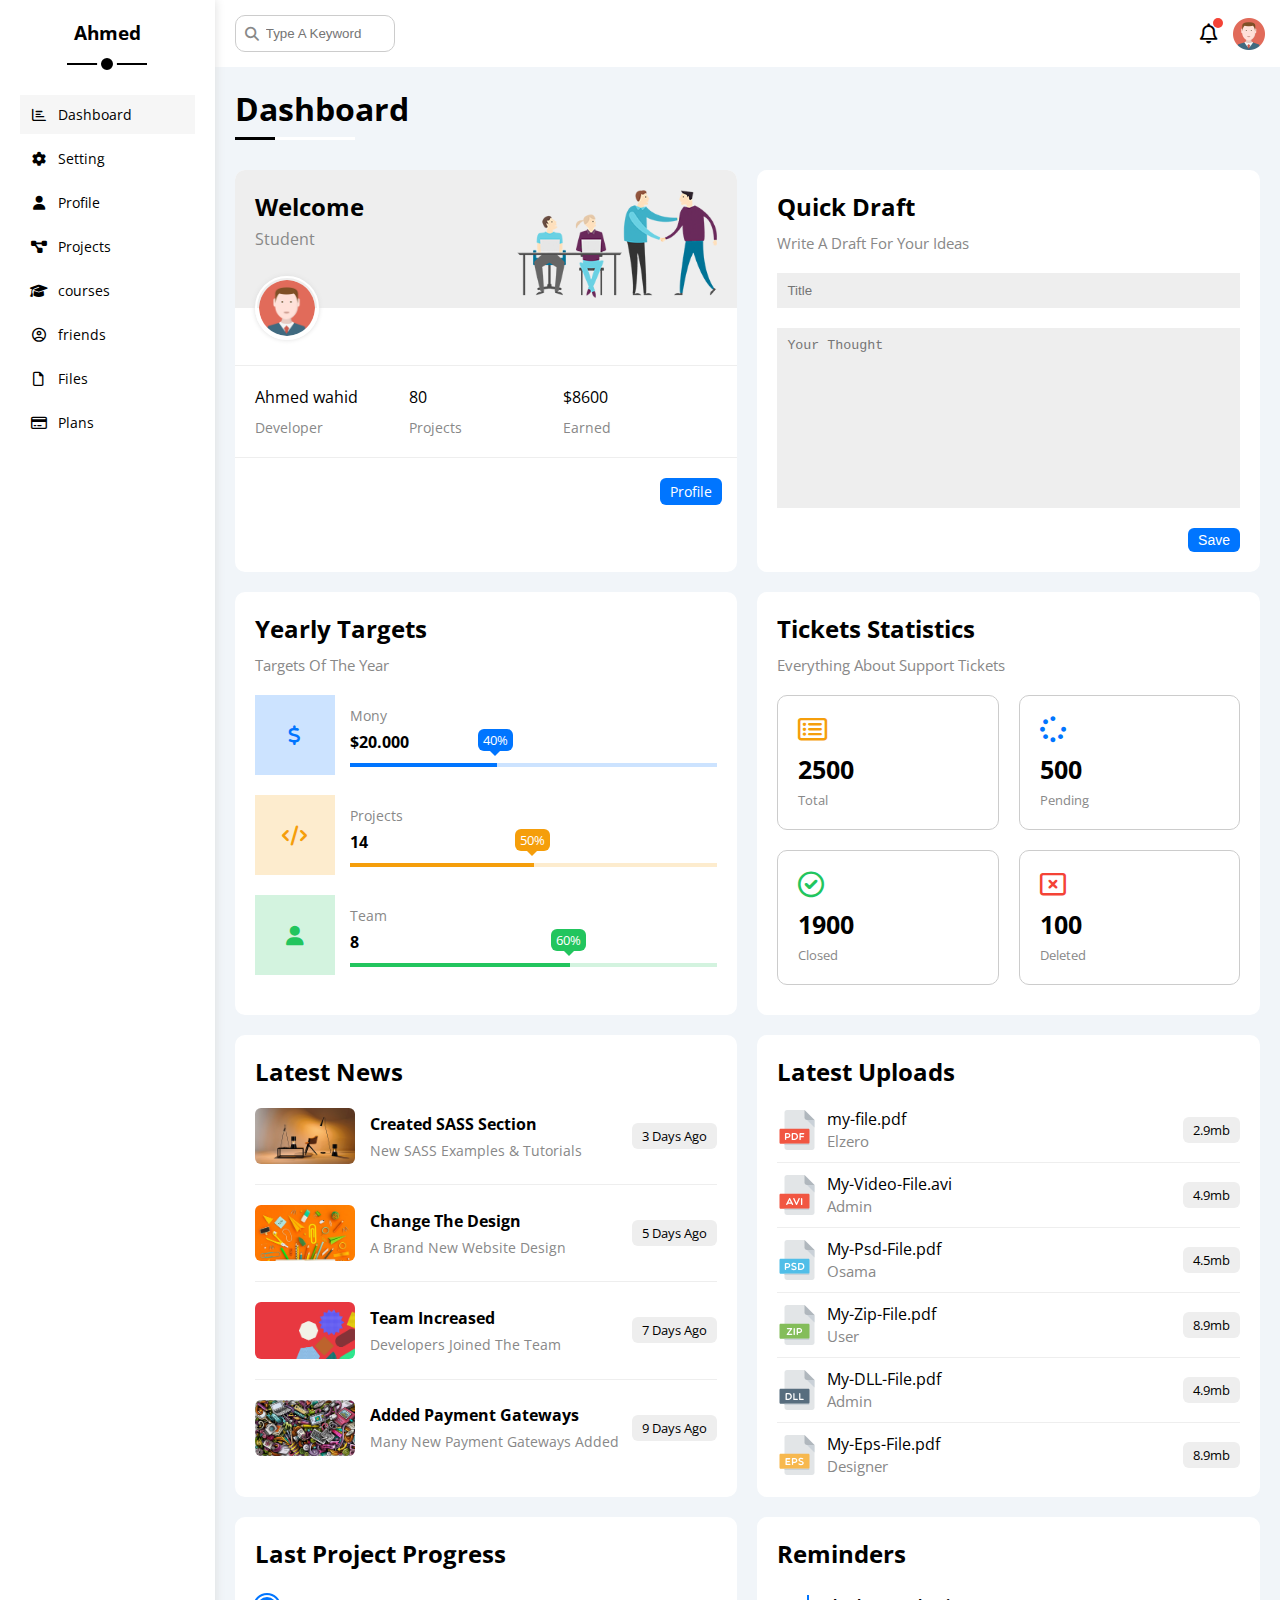
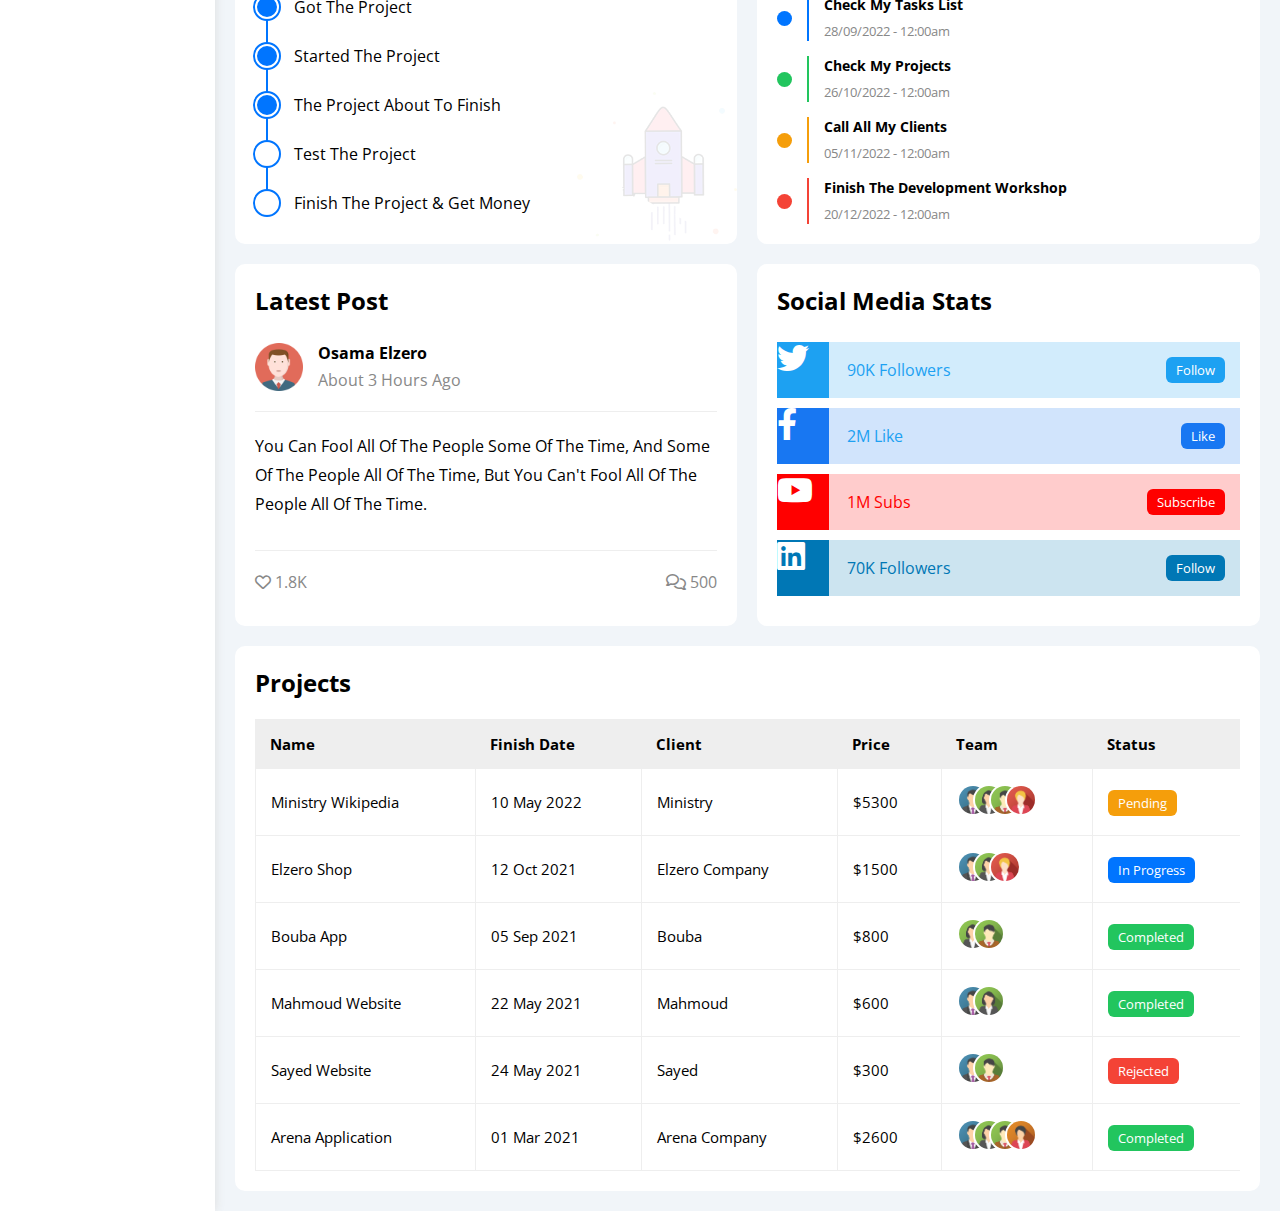
<file: index.html>
<!DOCTYPE html>
<html lang="en">
<head>
    <meta charset="UTF-8">
    <meta http-equiv="X-UA-Compatible" content="IE=edge">
    <meta name="viewport" content="width=device-width, initial-scale=1.0">  
    <title>Dashboard</title>
    <link rel="stylesheet" href="css/framework.css" />
    <link rel="stylesheet" href="css/master.css" />
    <link rel="stylesheet" href="css/all.min.css" />
    <link rel="preconnect" href="https://fonts.googleapis.com" />
    <link rel="preconnect" href="https://fonts.gstatic.com" crossorigin />
    <link href="https://fonts.googleapis.com/css2?family=Open+Sans:wght@300;500&display=swap" rel="stylesheet" />
</head>
<body>
    <div class="page d-flex">
        <div class="sidebar bg-white p-20 p-relative">
            <h3 class="p-relative txt-c mt-0">Ahmed</h3>
            <ul>
                <li>
                <a class="active d-flex align-center fs-14 c-black red-6 p-10" href="index.html">
                    <i class="fa-regular fa-chart-bar fa-fw"></i>
                    <span>Dashboard</span>
                </a>
                </li>
                <li>
                    <a class="d-flex align-center fs-14 c-black red-6 p-10" href="setting.html">
                        <i class="fa-solid fa-gear fa-fw"></i>
                        <span>Setting</span>
                    </a>
                </li>
                <li>
                    <a class="d-flex align-center fs-14 c-black red-6 p-10" href="profile.html">
                        <i class="fa-solid fa-user fa-fw"></i>
                        <span>Profile</span>
                    </a>
                </li>    
                <li>
                    <a class="d-flex align-center fs-14 c-black red-6 p-10" href="Projects.html">
                        <i class="fa-solid fa-diagram-project fa-fw"></i>
                        <span>Projects</span>
                    </a>
                </li>    
                <li>
                    <a class="d-flex align-center fs-14 c-black red-6 p-10" href="courses.html">
                        <i class="fa-solid fa-graduation-cap fa-fw"></i>
                        <span>courses</span>
                    </a>
                </li>    
                <li>
                    <a class="d-flex align-center fs-14 c-black red-6 p-10" href="friends.html">
                        <i class="fa-regular fa-circle-user fa-fw"></i>
                        <span>friends</span>
                    </a>
                </li> 
                <li>
                    <a class="d-flex align-center fs-14 c-black rad-6 p-10" href="files.html">
                      <i class="fa-regular fa-file fa-fw"></i>
                      <span>Files</span>
                    </a>
                </li>
                <li>
                    <a class="d-flex align-center fs-14 c-black rad-6 p-10" href="plans.html">
                      <i class="fa-regular fa-credit-card fa-fw"></i>
                      <span>Plans</span>
                    </a>
                </li>   
            </ul>
        </div>
        <div class="content w-full">
        <!-- start head -->
        <div class="head bg-white p-15 between-flex">
            <div class="search p-relative">
              <input class="p-10" type="search" placeholder="Type A Keyword" />
            </div>
            <div class="icons d-flex align-center">
              <span class="notification p-relative">
                <i class="fa-regular fa-bell fa-lg"></i>
              </span>
              <img src="imgs/avatar.png" alt="" />
            </div>
          </div>
        <!-- End head -->
        <h1 class="p-relative">Dashboard</h1>
            <div class="wrapper d-grid gap-20">
                <!-- Start Welcome Widget -->
                <div class="welcome bg-white rad-10 text-c-mobile block-mobile">
                    <div class="intro p-20 d-flex space-between bg-eee">
                        <div>
                            <h2 class="m-0">Welcome</h2>
                            <p class="c-grey mt-5">Student</p>
                        </div>
                        <img class="hide-mobile" src="imgs/welcome.png" alt="">  
                    </div>
                    <img src="imgs/avatar.png" alt="" class="avatar">
                    <div class="body text-c d-flex p-20 mt-20 mb-20 block-mobile">
                        <div>Ahmed wahid <span class="d-block c-grey fs-14 mt-10">Developer</span></div>
                        <div>80 <span class="d-block c-grey fs-14 mt-10">Projects</span></div>
                        <div>$8600 <span class="d-block c-grey fs-14 mt-10">Earned</span></div>
                    </div>  
                    <a href="profile.html" class="visit d-block fs-14  bg-blue c-white w-fit btn-shape">Profile</a>
                </div>
                <!-- End Welcome Widget -->
                <!-- Start Quick Draft Widget -->
                <div class="quick-draft p-20 bg-white rad-10">
                    <h2 class="mt-0 mb-10">Quick Draft</h2>
                    <p class="mt-0 mb-20 c-grey fs-15">Write A Draft For Your Ideas</p>
                     <form action="">
                        <input class="d-block mb-20 w-full p-10 b-none bg-eee red-6" type="text" placeholder="Title">
                        <textarea class="d-block mb-20 w-full p-10 b-none bg-eee red-6" placeholder="Your Thought"></textarea>
                        <input   class="save d-block fs-14 bg-blue c-white b-none w-fit btn-shape" type="submit" value="Save" >
                     </form>   
                </div>
                <!-- End Quick Draft Widget -->
                <!-- Start Target -->
                <div class="targets p-20 bg-white rad-10">
                    <h2 class="mt-0 mb-10">Yearly Targets</h2>
                    <p class="mt-0 mb-20 c-grey fs-15"> Targets Of The Year</p>
                    <div class="target-row mb-20  d-flex align-center blue">
                        <div class="icon center-flex">
                            <i class="fa-solid fa-dollar-sign fa-lg c-blue"></i>
                        </div>
                        <div class="details">
                            <span class="fs-14 c-grey">Mony</span>
                            <span class="d-block mt-5 mb-10 fw-bold">$20.000</span>
                            <div class="progress p-relative">
                                <span class="bg-blue blue" style="width:40%;">
                                    <span class="bg-blue">40%</span>
                                </span>
                            </div>
                        </div>
                    </div>
                    <div class="target-row mb-20  d-flex align-center orange">
                        <div class="icon center-flex">
                            <i class="fa-solid fa-code fa-lg c-orange"></i>
                        </div>
                        <div class="details">
                            <span class="fs-14 c-grey">Projects</span>
                            <span class="d-block mt-5 mb-10 fw-bold">14</span>
                            <div class="progress p-relative">
                                <span class="bg-orange orange" style="width:50%;">
                                    <span class="bg-orange">50%</span>
                                </span>
                            </div>
                        </div>
                    </div>
                    <div class="target-row mb-20  d-flex align-center green">
                        <div class="icon center-flex">
                            <i class="fa-solid fa-user fa-lg c-green"></i>
                        </div>
                        <div class="details">
                            <span class="fs-14 c-grey">Team</span>
                            <span class="d-block mt-5 mb-10 fw-bold">8</span>
                            <div class="progress p-relative">
                                <span class="bg-green green" style="width:60%;">
                                    <span class="bg-green">60%</span>
                                </span>
                            </div>
                        </div>
                    </div>
                </div>
                <!-- End Target -->
                <!-- Start Ticket widget -->
                <div class="tickets p-20 bg-white rad-10">
                    <h2 class="mt-0 mb-10"> Tickets Statistics</h2>
                    <p class="mt-0 mb-20 c-grey fs-15">Everything About Support Tickets</p>
                    <div class="d-flex text-c gap-20 f-wrap">
                        <div class="box p-20 rad-10 fs-13 c-grey">
                            <i class="fa-regular fa-rectangle-list fa-2x mb-10 c-orange"></i>
                            <span class="d-block c-black fw-bold fs-25 mb-5">2500</span>
                            Total
                        </div>
                        <div class="box p-20 rad-10 fs-13 c-grey">
                            <i class="fa-solid fa-spinner fa-2x mb-10 c-blue"></i>
                            <span class="d-block c-black fw-bold fs-25 mb-5">500</span>
                            Pending
                          </div>
                          <div class="box p-20 rad-10 fs-13 c-grey">
                            <i class="fa-regular fa-circle-check fa-2x mb-10 c-green"></i>
                            <span class="d-block c-black fw-bold fs-25 mb-5">1900</span>
                            Closed
                          </div>
                          <div class="box p-20 rad-10 fs-13 c-grey">
                            <i class="fa-regular fa-rectangle-xmark fa-2x mb-10 c-red"></i>
                            <span class="d-block c-black fw-bold fs-25 mb-5">100</span>
                            Deleted
                          </div>
                    </div>
                </div>
                <!-- End Ticket widget -->
                 <!-- Start Latest News Widget -->
                <div class="latest-news p-20 bg-white rad-10 text-c-mobile">
                    <h2 class="mt-0 mb-20">Latest News</h2>
                    <div class="news-row d-flex align-center">
                        <img src="imgs/news-01.png" alt="">
                        <div class="info">
                            <h3>Created SASS Section</h3>
                            <p class="m-0 fs-14 c-grey"> New SASS Examples & Tutorials</p>
                        </div>
                        <div class="btn-shape bg-eee fs-13 label">3 Days Ago</div>
                    </div>
                    <div class="news-row d-flex align-center">
                        <img src="imgs/news-02.png" alt="">
                        <div class="info">
                            <h3>Change The Design</h3>
                            <p class="m-0 fs-14 c-grey">A Brand New Website Design</p>
                        </div>
                        <div class="btn-shape bg-eee fs-13 label">5 Days Ago</div>
                    </div>
                    <div class="news-row d-flex align-center">
                        <img src="imgs/news-03.png" alt="">
                        <div class="info">
                            <h3>Team Increased</h3>
                            <p class="m-0 fs-14 c-grey">Developers Joined The Team</p>
                        </div>
                        <div class="btn-shape bg-eee fs-13 label">7 Days Ago</div>
                    </div>
                    <div class="news-row d-flex align-center">
                        <img src="imgs/news-04.png" alt="">
                        <div class="info">
                            <h3>Added Payment Gateways</h3>
                            <p class="m-0 fs-14 c-grey">Many New Payment Gateways Added</p>
                        </div>
                        <div class="btn-shape bg-eee fs-13 label">9 Days Ago</div>
                    </div>
                </div>
                <!-- End Latest News Widget -->
                 <!-- Start Tasks Widget -->
                 <div class="latest-uploads p-20 bg-white rad-10">
                    <h2 class="mt-0 mb-20">Latest Uploads</h2>
                    <ul class="m-0">
                      <li class="between-flex pb-10 mb-10">
                        <div class="d-flex align-center">
                          <img class="mr-10" src="imgs/pdf.svg" alt="" />
                          <div>
                            <span class="d-block">my-file.pdf</span>
                            <span class="fs-15 c-grey">Elzero</span>
                          </div>
                        </div>
                        <div class="bg-eee btn-shape fs-13">2.9mb</div>
                      </li>
                      <li class="between-flex pb-10 mb-10">
                        <div class="d-flex align-center">
                          <img class="mr-10" src="imgs/avi.svg" alt="" />
                          <div>
                            <span class="d-block">My-Video-File.avi</span>
                            <span class="fs-15 c-grey">Admin</span>
                          </div>
                        </div>
                        <div class="bg-eee btn-shape fs-13">4.9mb</div>
                      </li>
                      <li class="between-flex pb-10 mb-10">
                        <div class="d-flex align-center">
                          <img class="mr-10" src="imgs/psd.svg" alt="" />
                          <div>
                            <span class="d-block">My-Psd-File.pdf</span>
                            <span class="fs-15 c-grey">Osama</span>
                          </div>
                        </div>
                        <div class="bg-eee btn-shape fs-13">4.5mb</div>
                      </li>
                      <li class="between-flex pb-10 mb-10">
                        <div class="d-flex align-center">
                          <img class="mr-10" src="imgs/zip.svg" alt="" />
                          <div>
                            <span class="d-block">My-Zip-File.pdf</span>
                            <span class="fs-15 c-grey">User</span>
                          </div>
                        </div>
                        <div class="bg-eee btn-shape fs-13">8.9mb</div>
                      </li>
                      <li class="between-flex pb-10 mb-10">
                        <div class="d-flex align-center">
                          <img class="mr-10" src="imgs/dll.svg" alt="" />
                          <div>
                            <span class="d-block">My-DLL-File.pdf</span>
                            <span class="fs-15 c-grey">Admin</span>
                          </div>
                        </div>
                        <div class="bg-eee btn-shape fs-13">4.9mb</div>
                      </li>
                      <li class="between-flex">
                        <div class="d-flex align-center">
                          <img class="mr-10" src="imgs/eps.svg" alt="" />
                          <div>
                            <span class="d-block">My-Eps-File.pdf</span>
                            <span class="fs-15 c-grey">Designer</span>
                          </div>
                        </div>
                        <div class="bg-eee btn-shape fs-13">8.9mb</div>
                      </li>
                    </ul>
                  </div>
                  <!-- End Latest Uploads Widget -->
                  <!-- Start Last Project Progress Widget -->
                  <div class="last-project p-20 bg-white rad-10 p-relative">
                    <h2 class="mt-0 mb-20">Last Project Progress</h2>
                    <ul class="m-0 p-relative">
                      <li class="mt-25 d-flex align-center done">Got The Project</li>
                      <li class="mt-25 d-flex align-center done">Started The Project</li>
                      <li class="mt-25 d-flex align-center done">The Project About To Finish</li>
                      <li class="mt-25 d-flex align-center current">Test The Project</li>
                      <li class="mt-25 d-flex align-center">Finish The Project & Get Money</li>
                    </ul>
                    <img class="launch-icon hide-mobile" src="imgs/project.png" alt="" />
                  </div>
                  <!-- End Last Project Progress Widget -->
                  <!-- Start Reminders Widget -->
                  <div class="reminders p-20 bg-white rad-10 p-relative">
                    <h2 class="mt-0 mb-25">Reminders</h2>
                    <ul class="m-0">
                      <li class="d-flex align-center mt-15">
                        <span class="key bg-blue mr-15 d-block rad-half"></span>
                        <div class="pl-15 blue">
                          <p class="fs-14 fw-bold mt-0 mb-5">Check My Tasks List</p>
                          <span class="fs-13 c-grey">28/09/2022 - 12:00am</span>
                        </div>
                      </li>
                      <li class="d-flex align-center mt-15">
                        <span class="key bg-green mr-15 d-block rad-half"></span>
                        <div class="pl-15 green">
                          <p class="fs-14 fw-bold mt-0 mb-5">Check My Projects</p>
                          <span class="fs-13 c-grey">26/10/2022 - 12:00am</span>
                        </div>
                      </li>
                      <li class="d-flex align-center mt-15">
                        <span class="key bg-orange mr-15 d-block rad-half"></span>
                        <div class="pl-15 orange">
                          <p class="fs-14 fw-bold mt-0 mb-5">Call All My Clients</p>
                          <span class="fs-13 c-grey">05/11/2022 - 12:00am</span>
                        </div>
                      </li>
                      <li class="d-flex align-center mt-15">
                        <span class="key bg-red mr-15 d-block rad-half"></span>
                        <div class="pl-15 red">
                          <p class="fs-14 fw-bold mt-0 mb-5">Finish The Development Workshop</p>
                          <span class="fs-13 c-grey">20/12/2022 - 12:00am</span>
                        </div>
                      </li>
                    </ul>
                  </div>
                  <!-- End Reminders Widget -->
                  <!-- Start Latest Post Widget -->
                  <div class="latest-post p-20 bg-white rad-10 p-relative">
                    <h2 class="mt-0 mb-25">Latest Post</h2>
                    <div class="top d-flex align-center">
                      <img class="avatar mr-15" src="imgs/avatar.png" alt="" />
                      <div class="info">
                        <span class="d-block mb-5 fw-bold">Osama Elzero</span>
                        <span class="c-grey">About 3 Hours Ago</span>
                      </div>
                    </div>
                    <div class="post-content txt-c-mobile pt-20 pb-20 mt-20 mb-20">
                      You can fool all of the people some of the time, and some of the people all of the time, but you can't
                      fool all of the people all of the time.
                    </div>
                    <div class="post-stats between-flex c-grey">
                      <div>
                        <i class="fa-regular fa-heart"></i>
                        <span>1.8K</span>
                      </div>
                      <div>
                        <i class="fa-regular fa-comments"></i>
                        <span>500</span>
                      </div>
                    </div>
                  </div>
                  <!-- End Latest Post Widget -->
                  <!-- Start Social Media Stats Widget -->
                  <div class="social-media p-20 bg-white rad-10 p-relative">
                    <h2 class="mt-0 mb-25">Social Media Stats</h2>
                    <div class="box twitter p-15 p-relative mb-10 between-flex">
                      <i class="fa-brands fa-twitter fa-2x c-white h-full center-flex"></i>
                      <span>90K Followers</span>
                      <a class="fs-13 c-white btn-shape" href="#">Follow</a>
                    </div>
                    <div class="box facebook p-15 p-relative mb-10 between-flex">
                      <i class="fa-brands fa-facebook-f fa-2x c-white h-full center-flex"></i>
                      <span>2M Like</span>
                      <a class="fs-13 c-white btn-shape" href="#">Like</a>
                    </div>
                    <div class="box youtube p-15 p-relative mb-10 between-flex">
                      <i class="fa-brands fa-youtube fa-2x c-white h-full center-flex"></i>
                      <span>1M Subs</span>
                      <a class="fs-13 c-white btn-shape" href="#">Subscribe</a>
                    </div>
                    <div class="box linkedin p-15 p-relative mb-10 between-flex">
                      <i class="fa-brands fa-linkedin fa-2x c-white h-full center-flex"></i>
                      <span>70K Followers</span>
                      <a class="fs-13 c-white btn-shape" href="#">Follow</a>
                    </div>
                  </div>
                  <!-- Start End Media Stats Widget -->
                </div>
                <!-- Start Projects Table -->
                <div class="projects p-20 bg-white rad-10 m-20">
                  <h2 class="mt-0 mb-20">Projects</h2>
                  <div class="responsive-table">
                    <table class="fs-15 w-full">
                      <thead>
                        <tr>
                          <td>Name</td>
                          <td>Finish Date</td>
                          <td>Client</td>
                          <td>Price</td>
                          <td>Team</td>
                          <td>Status</td>
                        </tr>
                      </thead>
                      <tbody>
                        <tr>
                          <td>Ministry Wikipedia</td>
                          <td>10 May 2022</td>
                          <td>Ministry</td>
                          <td>$5300</td>
                          <td>
                            <img src="imgs/team-01.png" alt="" />
                            <img src="imgs/team-02.png" alt="" />
                            <img src="imgs/team-03.png" alt="" />
                            <img src="imgs/team-05.png" alt="" />
                          </td>
                          <td>
                            <span class="label btn-shape bg-orange c-white">Pending</span>
                          </td>
                        </tr>
                        <tr>
                          <td>Elzero Shop</td>
                          <td>12 Oct 2021</td>
                          <td>Elzero Company</td>
                          <td>$1500</td>
                          <td>
                            <img src="imgs/team-01.png" alt="" />
                            <img src="imgs/team-02.png" alt="" />
                            <img src="imgs/team-05.png" alt="" />
                          </td>
                          <td><span class="label btn-shape bg-blue c-white">In Progress</span></td>
                        </tr>
                        <tr>
                          <td>Bouba App</td>
                          <td>05 Sep 2021</td>
                          <td>Bouba</td>
                          <td>$800</td>
                          <td>
                            <img src="imgs/team-02.png" alt="" />
                            <img src="imgs/team-03.png" alt="" />
                          </td>
                          <td><span class="label btn-shape bg-green c-white">Completed</span></td>
                        </tr>
                        <tr>
                          <td>Mahmoud Website</td>
                          <td>22 May 2021</td>
                          <td>Mahmoud</td>
                          <td>$600</td>
                          <td>
                            <img src="imgs/team-01.png" alt="" />
                            <img src="imgs/team-02.png" alt="" />
                          </td>
                          <td><span class="label btn-shape bg-green c-white">Completed</span></td>
                        </tr>
                        <tr>
                          <td>Sayed Website</td>
                          <td>24 May 2021</td>
                          <td>Sayed</td>
                          <td>$300</td>
                          <td>
                            <img src="imgs/team-01.png" alt="" />
                            <img src="imgs/team-03.png" alt="" />
                          </td>
                          <td><span class="label btn-shape bg-red c-white">Rejected</span></td>
                        </tr>
                        <tr>
                          <td>Arena Application</td>
                          <td>01 Mar 2021</td>
                          <td>Arena Company</td>
                          <td>$2600</td>
                          <td>
                            <img src="imgs/team-01.png" alt="" />
                            <img src="imgs/team-02.png" alt="" />
                            <img src="imgs/team-03.png" alt="" />
                            <img src="imgs/team-04.png" alt="" />
                          </td>
                          <td><span class="label btn-shape bg-green c-white">Completed</span></td>
                        </tr>
                      </tbody>
                    </table>
                  </div>
                </div>
                <!-- End Projects Table -->
            </div>
        </div>
    </div>
</body>
</html>
</file>
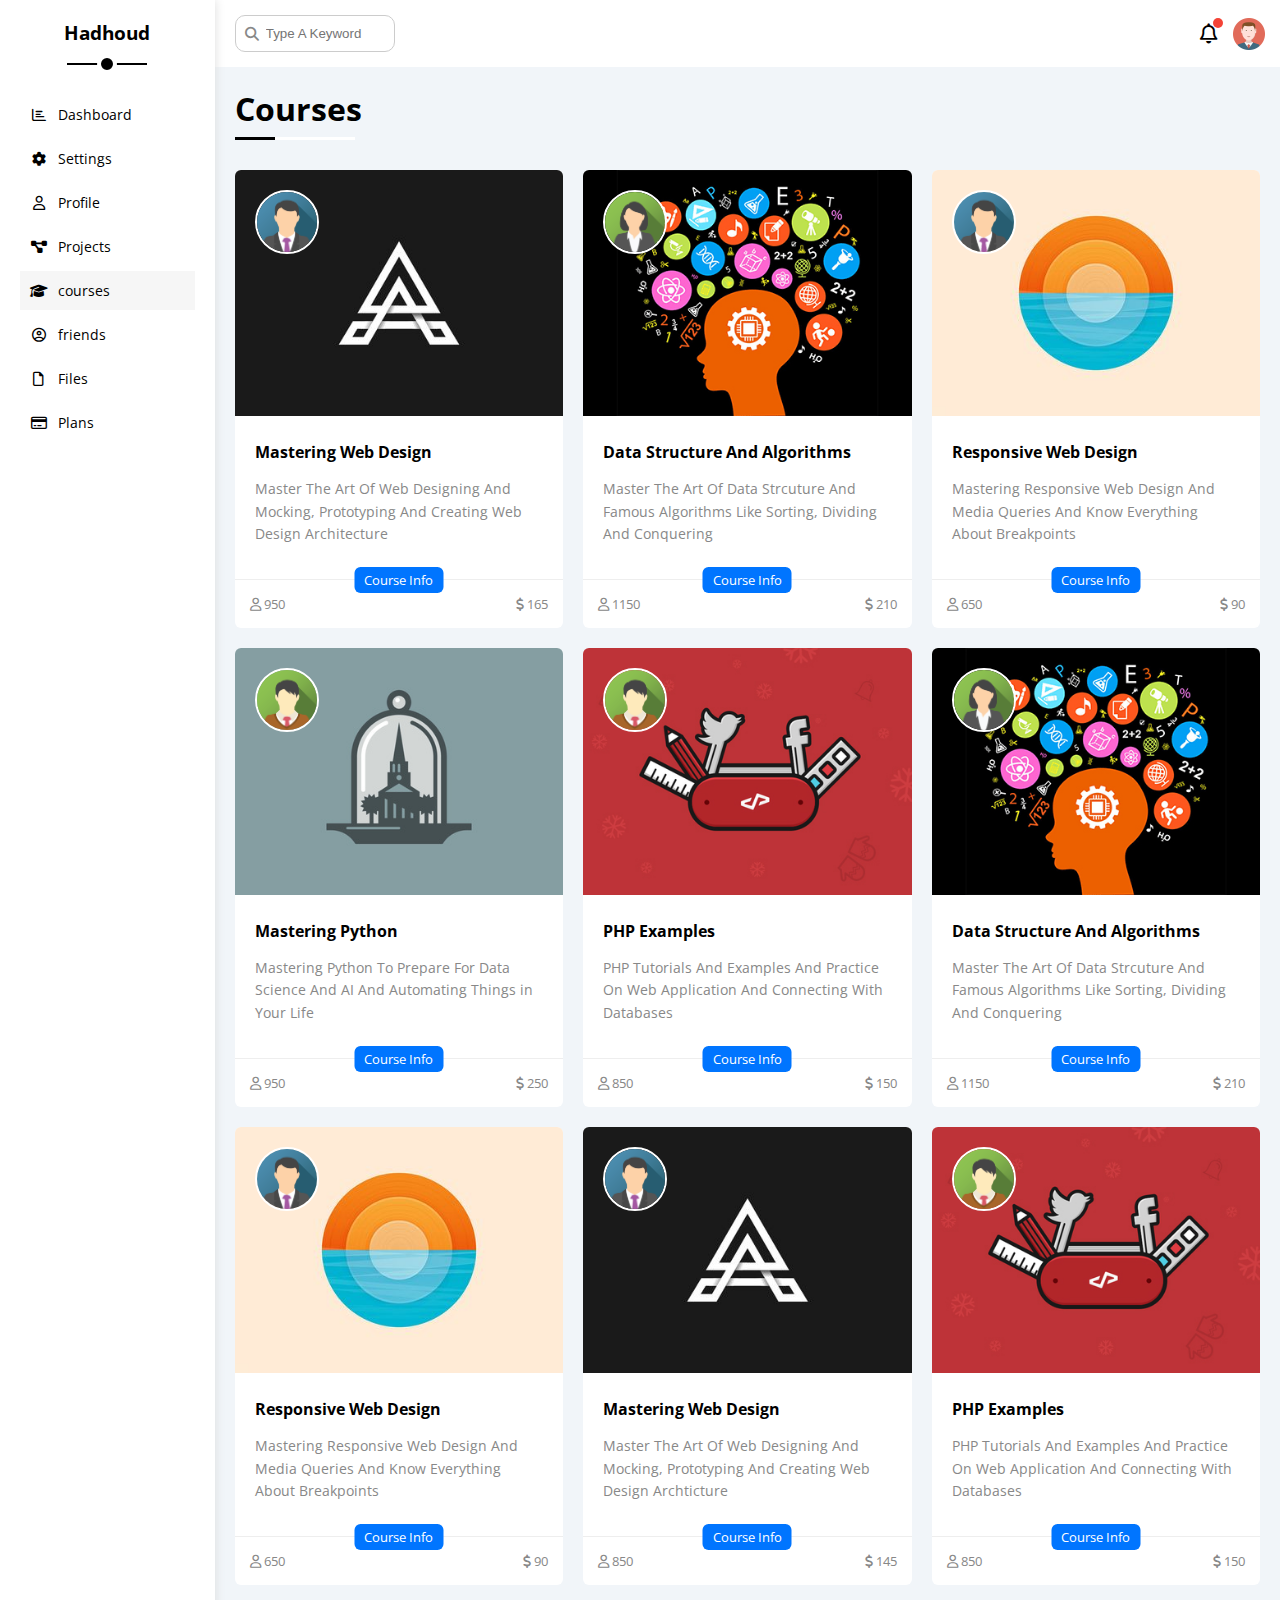
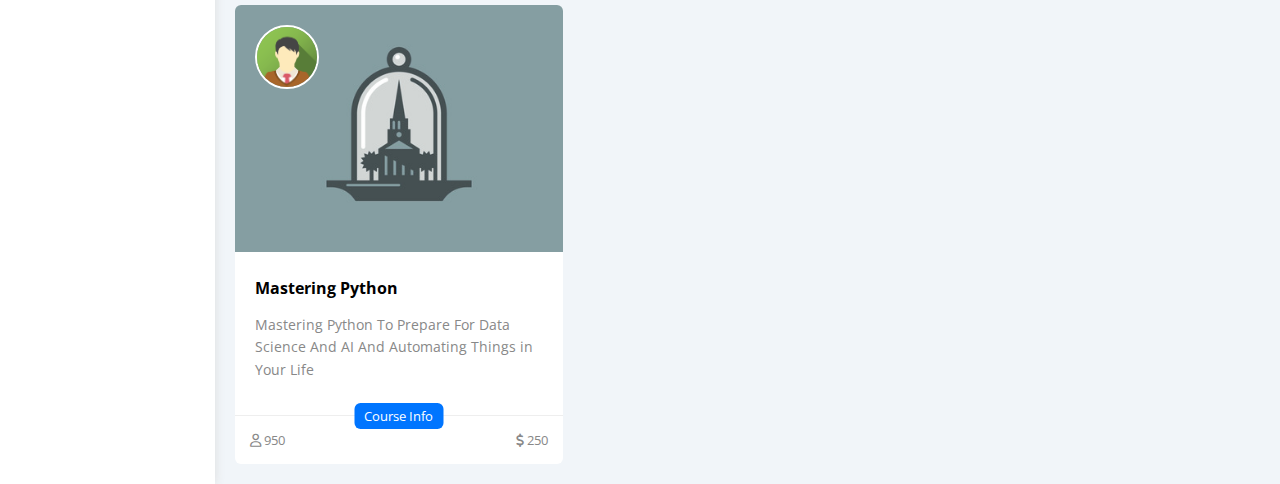
<file: courses.html>
<!DOCTYPE html>
<html lang="en">
<head>
    <meta charset="UTF-8">
    <meta http-equiv="X-UA-Compatible" content="IE=edge">
    <meta name="viewport" content="width=device-width, initial-scale=1.0">  
    <title>Dashboard</title>
    <link rel="stylesheet" href="css/framework.css" />
    <link rel="stylesheet" href="css/master.css" />
    <link rel="stylesheet" href="css/all.min.css" />
    <link rel="preconnect" href="https://fonts.googleapis.com" />
    <link rel="preconnect" href="https://fonts.gstatic.com" crossorigin />
    <link href="https://fonts.googleapis.com/css2?family=Open+Sans:wght@300;500&display=swap" rel="stylesheet" />
</head>
<body>
   <div class="page d-flex">
    <div class="sidebar bg-white p-20 p-relative">
        <h3 class="p-relative txt-c mt-0">Hadhoud</h3>
        <ul>
            <li>
                <a href="index.html" class="d-flex align-center fs-14 c-black rad-6 p-10">
                    <i class="fa-regular fa-chart-bar fa-fw"></i>
                    <span>Dashboard</span>
                </a>
            </li>
            <li>
                <a href="setting.html" class="d-flex align-center fs-14 c-black rad-6 p-10">
                    <i class="fa-solid fa-gear fa-fw"></i>
                    <span>Settings</span>
                </a>
            </li>
            <li>
                <a href="friends.html" class="d-flex align-center fs-14 c-black rad-6 p-10">
                    <i class="fa-regular fa-user fa-fw"></i>
                    <span>Profile</span>
                </a>
            </li>
            <li>
                <a href="projects.html" class="d-flex align-center fs-14 c-black rad-6 p-10">
                    <i class="fa-solid fa-diagram-project fa-fw"></i>
                   <span>Projects</span>
                </a>
            </li>
            <li>
                <a class="active d-flex align-center fs-14 c-black red-6 p-10" href="courses.html">
                    <i class="fa-solid fa-graduation-cap fa-fw"></i>
                    <span>courses</span>
                </a>
            </li>    
            <li>
                <a class="d-flex align-center fs-14 c-black red-6 p-10" href="friends.html">
                    <i class="fa-regular fa-circle-user fa-fw"></i>
                    <span>friends</span>
                </a>
            </li> 
            <li>
                <a class="d-flex align-center fs-14 c-black rad-6 p-10" href="files.html">
                  <i class="fa-regular fa-file fa-fw"></i>
                  <span>Files</span>
                </a>
            </li>
            <li>
                <a class="d-flex align-center fs-14 c-black rad-6 p-10" href="plans.html">
                  <i class="fa-regular fa-credit-card fa-fw"></i>
                  <span>Plans</span>
                </a>
            </li>   
        </ul>
    </div>
    <div class="content w-full">
        <!-- Start Head -->
        <div class="head bg-white p-15 between-flex">
          <div class="search p-relative">
            <input class="p-10" type="search" placeholder="Type A Keyword" />
          </div>
          <div class="icons d-flex align-center">
            <span class="notification p-relative">
              <i class="fa-regular fa-bell fa-lg"></i>
            </span>
            <img src="imgs/avatar.png" alt="" />
          </div>
        </div>
        <!-- End Head -->
        <h1 class="p-relative">Courses</h1>
        <div class="courses-page d-grid m-20 gap-20">
          <div class="course bg-white rad-6 p-relative">
            <img class="cover" src="imgs/course-01.jpg" alt="" />
            <img class="instructor" src="imgs/team-01.png" alt="" />
            <div class="p-20">
              <h4 class="m-0">Mastering Web Design</h4>
              <p class="description c-grey mt-15 fs-14">
                Master The Art Of Web Designing And Mocking, Prototyping And Creating Web Design Architecture
              </p>
            </div>
            <div class="info p-15 p-relative between-flex">
              <span class="title bg-blue c-white btn-shape">Course Info</span>
              <span class="c-grey">
                <i class="fa-regular fa-user"></i>
                950
              </span>
              <span class="c-grey">
                <i class="fa-solid fa-dollar-sign"></i>
                165
              </span>
            </div>
          </div>
          <div class="course bg-white rad-6 p-relative">
            <img class="cover" src="imgs/course-02.jpg" alt="" />
            <img class="instructor" src="imgs/team-02.png" alt="" />
            <div class="p-20">
              <h4 class="m-0">Data Structure And Algorithms</h4>
              <p class="description c-grey mt-15 fs-14">
                Master The Art Of Data Strcuture And Famous Algorithms Like Sorting, Dividing And Conquering
              </p>
            </div>
            <div class="info p-15 p-relative between-flex">
              <span class="title bg-blue c-white btn-shape">Course Info</span>
              <span class="c-grey"> <i class="fa-regular fa-user"></i> 1150</span>
              <span class="c-grey"><i class="fa-solid fa-dollar-sign"></i> 210</span>
            </div>
          </div>
          <div class="course bg-white rad-6 p-relative">
            <img class="cover" src="imgs/course-03.jpg" alt="" />
            <img class="instructor" src="imgs/team-01.png" alt="" />
            <div class="p-20">
              <h4 class="m-0">Responsive Web Design</h4>
              <p class="description c-grey mt-15 fs-14">
                Mastering Responsive Web Design And Media Queries And Know Everything About Breakpoints
              </p>
            </div>
            <div class="info p-15 p-relative between-flex">
              <span class="title bg-blue c-white btn-shape">Course Info</span>
              <span class="c-grey"> <i class="fa-regular fa-user"></i> 650</span>
              <span class="c-grey"><i class="fa-solid fa-dollar-sign"></i> 90</span>
            </div>
          </div>
          <div class="course bg-white rad-6 p-relative">
            <img class="cover" src="imgs/course-04.jpg" alt="" />
            <img class="instructor" src="imgs/team-03.png" alt="" />
            <div class="p-20">
              <h4 class="m-0">Mastering Python</h4>
              <p class="description c-grey mt-15 fs-14">
                Mastering Python To Prepare For Data Science And AI And Automating Things in Your Life
              </p>
            </div>
            <div class="info p-15 p-relative between-flex">
              <span class="title bg-blue c-white btn-shape">Course Info</span>
              <span class="c-grey"> <i class="fa-regular fa-user"></i> 950</span>
              <span class="c-grey"><i class="fa-solid fa-dollar-sign"></i> 250</span>
            </div>
          </div>
          <div class="course bg-white rad-6 p-relative">
            <img class="cover" src="imgs/course-05.jpg" alt="" />
            <img class="instructor" src="imgs/team-03.png" alt="" />
            <div class="p-20">
              <h4 class="m-0">PHP Examples</h4>
              <p class="description c-grey mt-15 fs-14">
                PHP Tutorials And Examples And Practice On Web Application And Connecting With Databases
              </p>
            </div>
            <div class="info p-15 p-relative between-flex">
              <span class="title bg-blue c-white btn-shape">Course Info</span>
              <span class="c-grey"> <i class="fa-regular fa-user"></i> 850</span>
              <span class="c-grey"><i class="fa-solid fa-dollar-sign"></i> 150</span>
            </div>
          </div>
          <div class="course bg-white rad-6 p-relative">
            <img class="cover" src="imgs/course-02.jpg" alt="" />
            <img class="instructor" src="imgs/team-02.png" alt="" />
            <div class="p-20">
              <h4 class="m-0">Data Structure And Algorithms</h4>
              <p class="description c-grey mt-15 fs-14">
                Master The Art Of Data Strcuture And Famous Algorithms Like Sorting, Dividing And Conquering
              </p>
            </div>
            <div class="info p-15 p-relative between-flex">
              <span class="title bg-blue c-white btn-shape">Course Info</span>
              <span class="c-grey"> <i class="fa-regular fa-user"></i> 1150</span>
              <span class="c-grey"><i class="fa-solid fa-dollar-sign"></i> 210</span>
            </div>
          </div>
          <div class="course bg-white rad-6 p-relative">
            <img class="cover" src="imgs/course-03.jpg" alt="" />
            <img class="instructor" src="imgs/team-01.png" alt="" />
            <div class="p-20">
              <h4 class="m-0">Responsive Web Design</h4>
              <p class="description c-grey mt-15 fs-14">
                Mastering Responsive Web Design And Media Queries And Know Everything About Breakpoints
              </p>
            </div>
            <div class="info p-15 p-relative between-flex">
              <span class="title bg-blue c-white btn-shape">Course Info</span>
              <span class="c-grey"> <i class="fa-regular fa-user"></i> 650</span>
              <span class="c-grey"><i class="fa-solid fa-dollar-sign"></i> 90</span>
            </div>
          </div>
          <div class="course bg-white rad-6 p-relative">
            <img class="cover" src="imgs/course-01.jpg" alt="" />
            <img class="instructor" src="imgs/team-01.png" alt="" />
            <div class="p-20">
              <h4 class="m-0">Mastering Web Design</h4>
              <p class="description c-grey mt-15 fs-14">
                Master The Art Of Web Designing And Mocking, Prototyping And Creating Web Design Archticture
              </p>
            </div>
            <div class="info p-15 p-relative between-flex">
              <span class="title bg-blue c-white btn-shape">Course Info</span>
              <span class="c-grey"> <i class="fa-regular fa-user"></i> 850</span>
              <span class="c-grey"><i class="fa-solid fa-dollar-sign"></i> 145</span>
            </div>
          </div>
          <div class="course bg-white rad-6 p-relative">
            <img class="cover" src="imgs/course-05.jpg" alt="" />
            <img class="instructor" src="imgs/team-03.png" alt="" />
            <div class="p-20">
              <h4 class="m-0">PHP Examples</h4>
              <p class="description c-grey mt-15 fs-14">
                PHP Tutorials And Examples And Practice On Web Application And Connecting With Databases
              </p>
            </div>
            <div class="info p-15 p-relative between-flex">
              <span class="title bg-blue c-white btn-shape">Course Info</span>
              <span class="c-grey"> <i class="fa-regular fa-user"></i> 850</span>
              <span class="c-grey"><i class="fa-solid fa-dollar-sign"></i> 150</span>
            </div>
          </div>
          <div class="course bg-white rad-6 p-relative">
            <img class="cover" src="imgs/course-04.jpg" alt="" />
            <img class="instructor" src="imgs/team-03.png" alt="" />
            <div class="p-20">
              <h4 class="m-0">Mastering Python</h4>
              <p class="description c-grey mt-15 fs-14">
                Mastering Python To Prepare For Data Science And AI And Automating Things in Your Life
              </p>
            </div>
            <div class="info p-15 p-relative between-flex">
              <span class="title bg-blue c-white btn-shape">Course Info</span>
              <span class="c-grey"> <i class="fa-regular fa-user"></i> 950</span>
              <span class="c-grey"><i class="fa-solid fa-dollar-sign"></i> 250</span>
            </div>
          </div>
        </div>
   </div> 
</body>
</html>
</file>
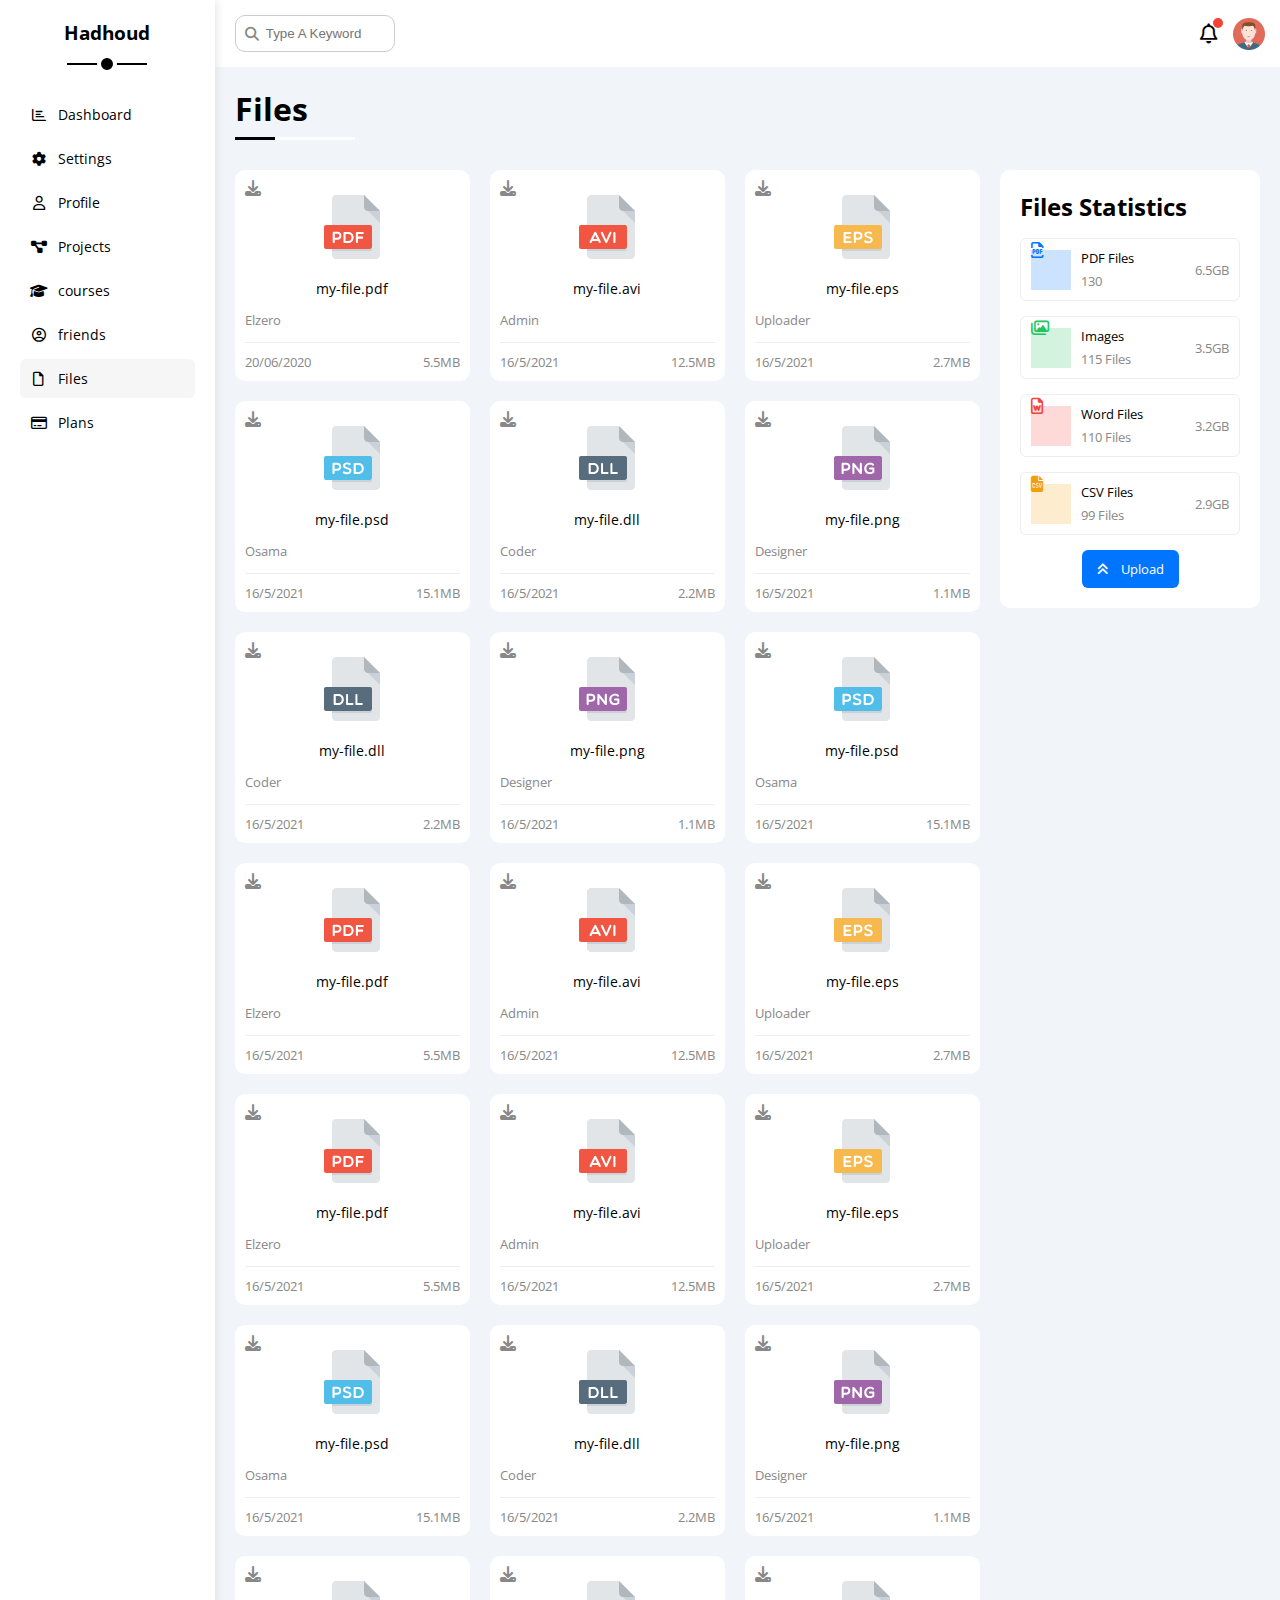
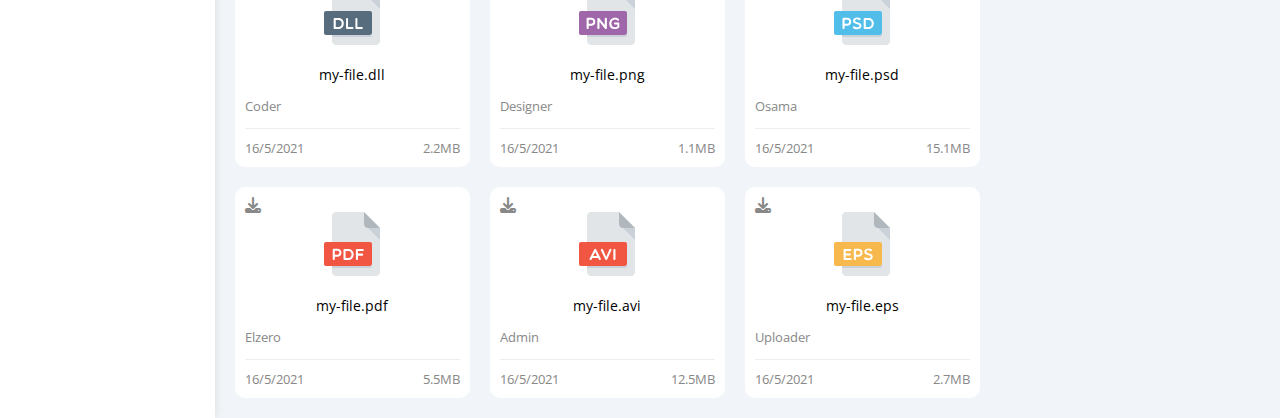
<file: files.html>
<!DOCTYPE html>
<html lang="en">
<head>
    <meta charset="UTF-8">
    <meta http-equiv="X-UA-Compatible" content="IE=edge">
    <meta name="viewport" content="width=device-width, initial-scale=1.0">  
    <title>Dashboard</title>
    <link rel="stylesheet" href="css/framework.css" />
    <link rel="stylesheet" href="css/master.css" />
    <link rel="stylesheet" href="css/all.min.css" />
    <link rel="preconnect" href="https://fonts.googleapis.com" />
    <link rel="preconnect" href="https://fonts.gstatic.com" crossorigin />
    <link href="https://fonts.googleapis.com/css2?family=Open+Sans:wght@300;500&display=swap" rel="stylesheet" />
</head>
<body>
   <div class="page d-flex">
    <div class="sidebar bg-white p-20 p-relative">
        <h3 class="p-relative txt-c mt-0">Hadhoud</h3>
        <ul>
            <li>
                <a href="index.html" class="d-flex align-center fs-14 c-black rad-6 p-10">
                    <i class="fa-regular fa-chart-bar fa-fw"></i>
                    <span>Dashboard</span>
                </a>
            </li>
            <li>
                <a href="setting.html" class="d-flex align-center fs-14 c-black rad-6 p-10">
                    <i class="fa-solid fa-gear fa-fw"></i>
                    <span>Settings</span>
                </a>
            </li>
            <li>
                <a href="friends.html" class="d-flex align-center fs-14 c-black rad-6 p-10">
                    <i class="fa-regular fa-user fa-fw"></i>
                    <span>Profile</span>
                </a>
            </li>
            <li>
                <a href="projects.html" class="d-flex align-center fs-14 c-black rad-6 p-10">
                    <i class="fa-solid fa-diagram-project fa-fw"></i>
                   <span>Projects</span>
                </a>
            </li>
            <li>
                <a class="d-flex align-center fs-14 c-black red-6 p-10" href="courses.html">
                    <i class="fa-solid fa-graduation-cap fa-fw"></i>
                    <span>courses</span>
                </a>
            </li>    
            <li>
                <a class="d-flex align-center fs-14 c-black red-6 p-10" href="friends.html">
                    <i class="fa-regular fa-circle-user fa-fw"></i>
                    <span>friends</span>
                </a>
            </li> 
            <li>
                <a class="active d-flex align-center fs-14 c-black rad-6 p-10" href="files.html">
                  <i class="fa-regular fa-file fa-fw"></i>
                  <span>Files</span>
                </a>
            </li>
            <li>
                <a class="d-flex align-center fs-14 c-black rad-6 p-10" href="plans.html">
                  <i class="fa-regular fa-credit-card fa-fw"></i>
                  <span>Plans</span>
                </a>
            </li>   
        </ul>
    </div>
    <div class="content w-full">
        <!-- Start Head -->
        <div class="head bg-white p-15 between-flex">
          <div class="search p-relative">
            <input class="p-10" type="search" placeholder="Type A Keyword" />
          </div>
          <div class="icons d-flex align-center">
            <span class="notification p-relative">
              <i class="fa-regular fa-bell fa-lg"></i>
            </span>
            <img src="imgs/avatar.png" alt="" />
          </div>
        </div>
        <!-- End Head -->
          <h1 class="p-relative">Files</h1>
          <div class="files-page d-flex m-20 gap-20">
            <div class="files-stats p-20 bg-white rad-10">
              <h2 class="mt-0 mb-15 txt-c-mobile">Files Statistics</h2>
              <div class="d-flex align-center border-eee p-10 rad-6 mb-15 fs-13">
                <i class="fa-regular fa-file-pdf fa-lg blue center-flex c-blue icon"></i>
                <div class="info">
                  <span>PDF Files</span>
                  <span class="c-grey d-block mt-5">130</span>
                </div>
                <div class="size c-grey">6.5GB</div>
              </div>
              <div class="d-flex align-center border-eee p-10 rad-6 mb-15 fs-13">
                <i class="fa-regular fa-images fa-lg green center-flex c-green icon"></i>
                <div class="info">
                  <span>Images</span>
                  <span class="c-grey d-block mt-5">115 Files</span>
                </div>
                <div class="size c-grey">3.5GB</div>
              </div>
              <div class="d-flex align-center border-eee p-10 rad-6 mb-15 fs-13">
                <i class="fa-regular fa-file-word fa-lg red center-flex c-red icon"></i>
                <div class="info">
                  <span>Word Files</span>
                  <span class="c-grey d-block mt-5">110 Files</span>
                </div>
                <div class="size c-grey">3.2GB</div>
              </div>
              <div class="d-flex align-center border-eee p-10 rad-6 fs-13">
                <i class="fa-solid fa-file-csv fa-lg orange center-flex c-orange icon"></i>
                <div class="info">
                  <span>CSV Files</span>
                  <span class="c-grey d-block mt-5">99 Files</span>
                </div>
                <div class="size c-grey">2.9GB</div>
              </div>
              <a class="upload bg-blue c-white fs-13 rad-6 d-block w-fit" href="#">
                <i class="fa-solid fa-angles-up mr-10"></i>
                Upload
              </a>
            </div>
            <div class="files-content d-grid gap-20">
              <div class="file bg-white p-10 rad-10">
                <i class="fa-solid fa-download c-grey p-absolute"></i>
                <div class="icon txt-c">
                  <img class="mt-15 mb-15" src="imgs/pdf.svg" alt="" />
                </div>
                <div class="txt-c mb-10 fs-14">my-file.pdf</div>
                <p class="c-grey fs-13">Elzero</p>
                <div class="info between-flex mt-10 pt-10 fs-13 c-grey">
                  <span>20/06/2020</span>
                  <span>5.5MB</span>
                </div>
              </div>
              <div class="file bg-white p-10 rad-10">
                <i class="fa-solid fa-download c-grey p-absolute"></i>
                <div class="icon txt-c">
                  <img class="mt-15 mb-15" src="imgs/avi.svg" alt="" />
                </div>
                <div class="txt-c mb-10 fs-14">my-file.avi</div>
                <p class="c-grey fs-13">Admin</p>
                <div class="info between-flex mt-10 pt-10 fs-13 c-grey">
                  <span>16/5/2021</span>
                  <span>12.5MB</span>
                </div>
              </div>
              <div class="file bg-white p-10 rad-10">
                <i class="fa-solid fa-download c-grey p-absolute"></i>
                <div class="icon txt-c">
                  <img class="mt-15 mb-15" src="imgs/eps.svg" alt="" />
                </div>
                <div class="txt-c mb-10 fs-14">my-file.eps</div>
                <p class="c-grey fs-13">Uploader</p>
                <div class="info between-flex mt-10 pt-10 fs-13 c-grey">
                  <span>16/5/2021</span>
                  <span>2.7MB</span>
                </div>
              </div>
              <div class="file bg-white p-10 rad-10">
                <i class="fa-solid fa-download c-grey p-absolute"></i>
                <div class="icon txt-c">
                  <img class="mt-15 mb-15" src="imgs/psd.svg" alt="" />
                </div>
                <div class="txt-c mb-10 fs-14">my-file.psd</div>
                <p class="c-grey fs-13">Osama</p>
                <div class="info between-flex mt-10 pt-10 fs-13 c-grey">
                  <span>16/5/2021</span>
                  <span>15.1MB</span>
                </div>
              </div>
              <div class="file bg-white p-10 rad-10">
                <i class="fa-solid fa-download c-grey p-absolute"></i>
                <div class="icon txt-c">
                  <img class="mt-15 mb-15" src="imgs/dll.svg" alt="" />
                </div>
                <div class="txt-c mb-10 fs-14">my-file.dll</div>
                <p class="c-grey fs-13">Coder</p>
                <div class="info between-flex mt-10 pt-10 fs-13 c-grey">
                  <span>16/5/2021</span>
                  <span>2.2MB</span>
                </div>
              </div>
              <div class="file bg-white p-10 rad-10">
                <i class="fa-solid fa-download c-grey p-absolute"></i>
                <div class="icon txt-c">
                  <img class="mt-15 mb-15" src="imgs/png.svg" alt="" />
                </div>
                <div class="txt-c mb-10 fs-14">my-file.png</div>
                <p class="c-grey fs-13">Designer</p>
                <div class="info between-flex mt-10 pt-10 fs-13 c-grey">
                  <span>16/5/2021</span>
                  <span>1.1MB</span>
                </div>
              </div>
              <div class="file bg-white p-10 rad-10">
                <i class="fa-solid fa-download c-grey p-absolute"></i>
                <div class="icon txt-c">
                  <img class="mt-15 mb-15" src="imgs/dll.svg" alt="" />
                </div>
                <div class="txt-c mb-10 fs-14">my-file.dll</div>
                <p class="c-grey fs-13">Coder</p>
                <div class="info between-flex mt-10 pt-10 fs-13 c-grey">
                  <span>16/5/2021</span>
                  <span>2.2MB</span>
                </div>
              </div>
              <div class="file bg-white p-10 rad-10">
                <i class="fa-solid fa-download c-grey p-absolute"></i>
                <div class="icon txt-c">
                  <img class="mt-15 mb-15" src="imgs/png.svg" alt="" />
                </div>
                <div class="txt-c mb-10 fs-14">my-file.png</div>
                <p class="c-grey fs-13">Designer</p>
                <div class="info between-flex mt-10 pt-10 fs-13 c-grey">
                  <span>16/5/2021</span>
                  <span>1.1MB</span>
                </div>
              </div>
              <div class="file bg-white p-10 rad-10">
                <i class="fa-solid fa-download c-grey p-absolute"></i>
                <div class="icon txt-c">
                  <img class="mt-15 mb-15" src="imgs/psd.svg" alt="" />
                </div>
                <div class="txt-c mb-10 fs-14">my-file.psd</div>
                <p class="c-grey fs-13">Osama</p>
                <div class="info between-flex mt-10 pt-10 fs-13 c-grey">
                  <span>16/5/2021</span>
                  <span>15.1MB</span>
                </div>
              </div>
              <div class="file bg-white p-10 rad-10">
                <i class="fa-solid fa-download c-grey p-absolute"></i>
                <div class="icon txt-c">
                  <img class="mt-15 mb-15" src="imgs/pdf.svg" alt="" />
                </div>
                <div class="txt-c mb-10 fs-14">my-file.pdf</div>
                <p class="c-grey fs-13">Elzero</p>
                <div class="info between-flex mt-10 pt-10 fs-13 c-grey">
                  <span>16/5/2021</span>
                  <span>5.5MB</span>
                </div>
              </div>
              <div class="file bg-white p-10 rad-10">
                <i class="fa-solid fa-download c-grey p-absolute"></i>
                <div class="icon txt-c">
                  <img class="mt-15 mb-15" src="imgs/avi.svg" alt="" />
                </div>
                <div class="txt-c mb-10 fs-14">my-file.avi</div>
                <p class="c-grey fs-13">Admin</p>
                <div class="info between-flex mt-10 pt-10 fs-13 c-grey">
                  <span>16/5/2021</span>
                  <span>12.5MB</span>
                </div>
              </div>
              <div class="file bg-white p-10 rad-10">
                <i class="fa-solid fa-download c-grey p-absolute"></i>
                <div class="icon txt-c">
                  <img class="mt-15 mb-15" src="imgs/eps.svg" alt="" />
                </div>
                <div class="txt-c mb-10 fs-14">my-file.eps</div>
                <p class="c-grey fs-13">Uploader</p>
                <div class="info between-flex mt-10 pt-10 fs-13 c-grey">
                  <span>16/5/2021</span>
                  <span>2.7MB</span>
                </div>
              </div>
              <div class="file bg-white p-10 rad-10">
                <i class="fa-solid fa-download c-grey p-absolute"></i>
                <div class="icon txt-c">
                  <img class="mt-15 mb-15" src="imgs/pdf.svg" alt="" />
                </div>
                <div class="txt-c mb-10 fs-14">my-file.pdf</div>
                <p class="c-grey fs-13">Elzero</p>
                <div class="info between-flex mt-10 pt-10 fs-13 c-grey">
                  <span>16/5/2021</span>
                  <span>5.5MB</span>
                </div>
              </div>
              <div class="file bg-white p-10 rad-10">
                <i class="fa-solid fa-download c-grey p-absolute"></i>
                <div class="icon txt-c">
                  <img class="mt-15 mb-15" src="imgs/avi.svg" alt="" />
                </div>
                <div class="txt-c mb-10 fs-14">my-file.avi</div>
                <p class="c-grey fs-13">Admin</p>
                <div class="info between-flex mt-10 pt-10 fs-13 c-grey">
                  <span>16/5/2021</span>
                  <span>12.5MB</span>
                </div>
              </div>
              <div class="file bg-white p-10 rad-10">
                <i class="fa-solid fa-download c-grey p-absolute"></i>
                <div class="icon txt-c">
                  <img class="mt-15 mb-15" src="imgs/eps.svg" alt="" />
                </div>
                <div class="txt-c mb-10 fs-14">my-file.eps</div>
                <p class="c-grey fs-13">Uploader</p>
                <div class="info between-flex mt-10 pt-10 fs-13 c-grey">
                  <span>16/5/2021</span>
                  <span>2.7MB</span>
                </div>
              </div>
              <div class="file bg-white p-10 rad-10">
                <i class="fa-solid fa-download c-grey p-absolute"></i>
                <div class="icon txt-c">
                  <img class="mt-15 mb-15" src="imgs/psd.svg" alt="" />
                </div>
                <div class="txt-c mb-10 fs-14">my-file.psd</div>
                <p class="c-grey fs-13">Osama</p>
                <div class="info between-flex mt-10 pt-10 fs-13 c-grey">
                  <span>16/5/2021</span>
                  <span>15.1MB</span>
                </div>
              </div>
              <div class="file bg-white p-10 rad-10">
                <i class="fa-solid fa-download c-grey p-absolute"></i>
                <div class="icon txt-c">
                  <img class="mt-15 mb-15" src="imgs/dll.svg" alt="" />
                </div>
                <div class="txt-c mb-10 fs-14">my-file.dll</div>
                <p class="c-grey fs-13">Coder</p>
                <div class="info between-flex mt-10 pt-10 fs-13 c-grey">
                  <span>16/5/2021</span>
                  <span>2.2MB</span>
                </div>
              </div>
              <div class="file bg-white p-10 rad-10">
                <i class="fa-solid fa-download c-grey p-absolute"></i>
                <div class="icon txt-c">
                  <img class="mt-15 mb-15" src="imgs/png.svg" alt="" />
                </div>
                <div class="txt-c mb-10 fs-14">my-file.png</div>
                <p class="c-grey fs-13">Designer</p>
                <div class="info between-flex mt-10 pt-10 fs-13 c-grey">
                  <span>16/5/2021</span>
                  <span>1.1MB</span>
                </div>
              </div>
              <div class="file bg-white p-10 rad-10">
                <i class="fa-solid fa-download c-grey p-absolute"></i>
                <div class="icon txt-c">
                  <img class="mt-15 mb-15" src="imgs/dll.svg" alt="" />
                </div>
                <div class="txt-c mb-10 fs-14">my-file.dll</div>
                <p class="c-grey fs-13">Coder</p>
                <div class="info between-flex mt-10 pt-10 fs-13 c-grey">
                  <span>16/5/2021</span>
                  <span>2.2MB</span>
                </div>
              </div>
              <div class="file bg-white p-10 rad-10">
                <i class="fa-solid fa-download c-grey p-absolute"></i>
                <div class="icon txt-c">
                  <img class="mt-15 mb-15" src="imgs/png.svg" alt="" />
                </div>
                <div class="txt-c mb-10 fs-14">my-file.png</div>
                <p class="c-grey fs-13">Designer</p>
                <div class="info between-flex mt-10 pt-10 fs-13 c-grey">
                  <span>16/5/2021</span>
                  <span>1.1MB</span>
                </div>
              </div>
              <div class="file bg-white p-10 rad-10">
                <i class="fa-solid fa-download c-grey p-absolute"></i>
                <div class="icon txt-c">
                  <img class="mt-15 mb-15" src="imgs/psd.svg" alt="" />
                </div>
                <div class="txt-c mb-10 fs-14">my-file.psd</div>
                <p class="c-grey fs-13">Osama</p>
                <div class="info between-flex mt-10 pt-10 fs-13 c-grey">
                  <span>16/5/2021</span>
                  <span>15.1MB</span>
                </div>
              </div>
              <div class="file bg-white p-10 rad-10">
                <i class="fa-solid fa-download c-grey p-absolute"></i>
                <div class="icon txt-c">
                  <img class="mt-15 mb-15" src="imgs/pdf.svg" alt="" />
                </div>
                <div class="txt-c mb-10 fs-14">my-file.pdf</div>
                <p class="c-grey fs-13">Elzero</p>
                <div class="info between-flex mt-10 pt-10 fs-13 c-grey">
                  <span>16/5/2021</span>
                  <span>5.5MB</span>
                </div>
              </div>
              <div class="file bg-white p-10 rad-10">
                <i class="fa-solid fa-download c-grey p-absolute"></i>
                <div class="icon txt-c">
                  <img class="mt-15 mb-15" src="imgs/avi.svg" alt="" />
                </div>
                <div class="txt-c mb-10 fs-14">my-file.avi</div>
                <p class="c-grey fs-13">Admin</p>
                <div class="info between-flex mt-10 pt-10 fs-13 c-grey">
                  <span>16/5/2021</span>
                  <span>12.5MB</span>
                </div>
              </div>
              <div class="file bg-white p-10 rad-10">
                <i class="fa-solid fa-download c-grey p-absolute"></i>
                <div class="icon txt-c">
                  <img class="mt-15 mb-15" src="imgs/eps.svg" alt="" />
                </div>
                <div class="txt-c mb-10 fs-14">my-file.eps</div>
                <p class="c-grey fs-13">Uploader</p>
                <div class="info between-flex mt-10 pt-10 fs-13 c-grey">
                  <span>16/5/2021</span>
                  <span>2.7MB</span>
                </div>
              </div>
            </div>
   </div> 
</body>
</html>
</file>
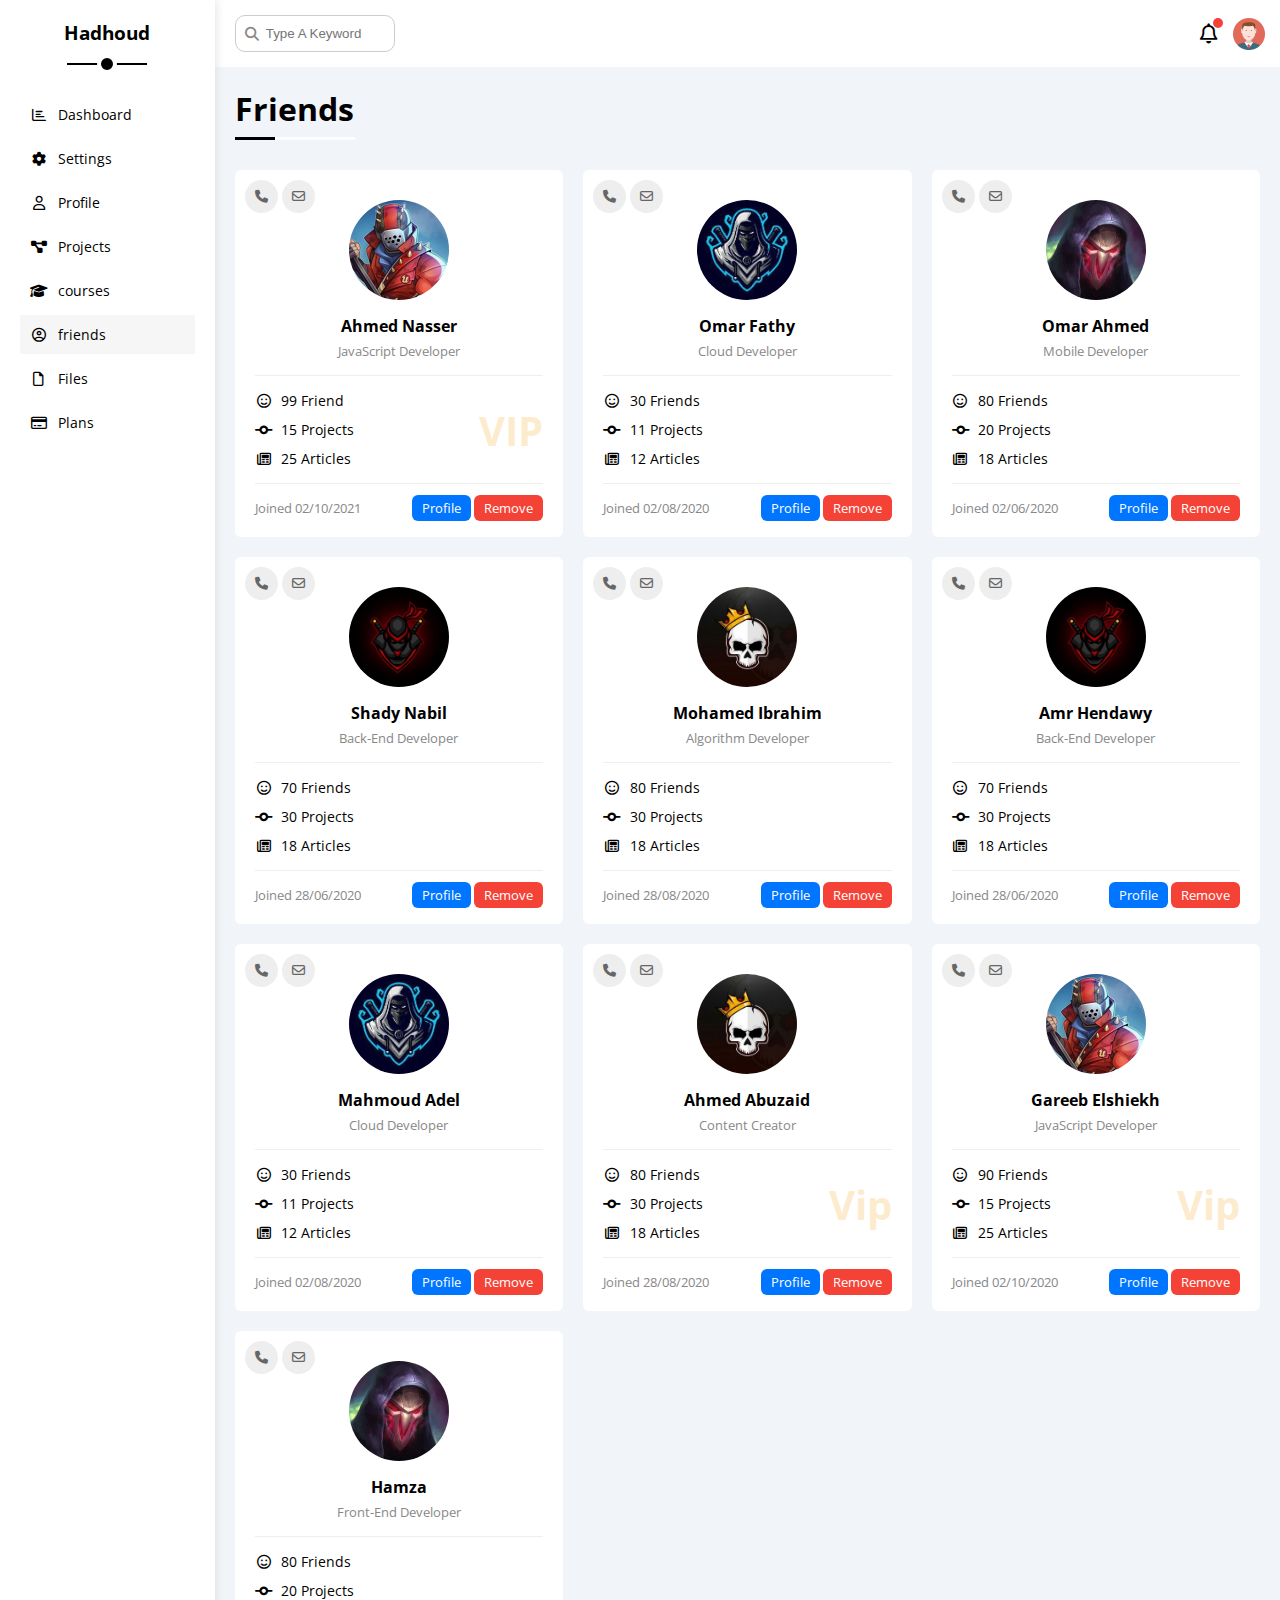
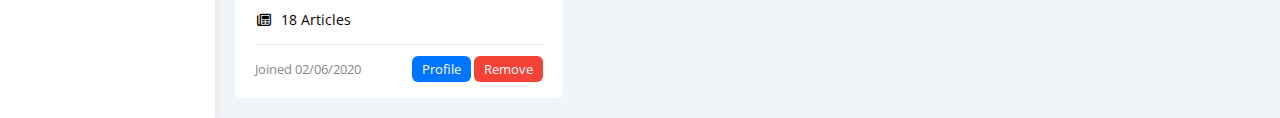
<file: friends.html>
<!DOCTYPE html>
<html lang="en">
<head>
    <meta charset="UTF-8">
    <meta http-equiv="X-UA-Compatible" content="IE=edge">
    <meta name="viewport" content="width=device-width, initial-scale=1.0">  
    <title>Dashboard</title>
    <link rel="stylesheet" href="css/framework.css" />
    <link rel="stylesheet" href="css/master.css" />
    <link rel="stylesheet" href="css/all.min.css" />
    <link rel="preconnect" href="https://fonts.googleapis.com" />
    <link rel="preconnect" href="https://fonts.gstatic.com" crossorigin />
    <link href="https://fonts.googleapis.com/css2?family=Open+Sans:wght@300;500&display=swap" rel="stylesheet" />
</head>
<body>
   <div class="page d-flex">
    <div class="sidebar bg-white p-20 p-relative">
        <h3 class="p-relative txt-c mt-0">Hadhoud</h3>
        <ul>
            <li>
                <a href="index.html" class="d-flex align-center fs-14 c-black rad-6 p-10">
                    <i class="fa-regular fa-chart-bar fa-fw"></i>
                    <span>Dashboard</span>
                </a>
            </li>
            <li>
                <a href="setting.html" class="d-flex align-center fs-14 c-black rad-6 p-10">
                    <i class="fa-solid fa-gear fa-fw"></i>
                    <span>Settings</span>
                </a>
            </li>
            <li>
                <a href="friends.html" class="d-flex align-center fs-14 c-black rad-6 p-10">
                    <i class="fa-regular fa-user fa-fw"></i>
                    <span>Profile</span>
                </a>
            </li>
            <li>
                <a href="projects.html" class="d-flex align-center fs-14 c-black rad-6 p-10">
                    <i class="fa-solid fa-diagram-project fa-fw"></i>
                   <span>Projects</span>
                </a>
            </li>
            <li>
                <a class="d-flex align-center fs-14 c-black red-6 p-10" href="courses.html">
                    <i class="fa-solid fa-graduation-cap fa-fw"></i>
                    <span>courses</span>
                </a>
            </li>    
            <li>
                <a class="active d-flex align-center fs-14 c-black red-6 p-10" href="friends.html">
                    <i class="fa-regular fa-circle-user fa-fw"></i>
                    <span>friends</span>
                </a>
            </li> 
            <li>
                <a class="d-flex align-center fs-14 c-black rad-6 p-10" href="files.html">
                  <i class="fa-regular fa-file fa-fw"></i>
                  <span>Files</span>
                </a>
            </li>
            <li>
                <a class="d-flex align-center fs-14 c-black rad-6 p-10" href="plans.html">
                  <i class="fa-regular fa-credit-card fa-fw"></i>
                  <span>Plans</span>
                </a>
            </li>   
        </ul>
    </div>
    <div class="content w-full">
        <!-- Start Head -->
        <div class="head bg-white p-15 between-flex">
          <div class="search p-relative">
            <input class="p-10" type="search" placeholder="Type A Keyword" />
          </div>
          <div class="icons d-flex align-center">
            <span class="notification p-relative">
              <i class="fa-regular fa-bell fa-lg"></i>
            </span>
            <img src="imgs/avatar.png" alt="" />
          </div>
        </div>
        <!-- End Head -->
        <h1 class="p-relative">Friends</h1>
        <div class="friends-page d-grid m-20 gap-20">
          <div class="friend bg-white rad-6 p-20 p-relative">
            <div class="contact">
              <i class="fa-solid fa-phone"></i>
              <i class="fa-regular fa-envelope"></i>
            </div>
            <div class="txt-c">
              <img class="rad-half mt-10 mb-10 w-100 h-100" src="imgs/friend-01.jpg" alt="" />
              <h4 class="m-0">Ahmed Nasser</h4>
              <p class="c-grey fs-13 mt-5 mb-0">JavaScript Developer</p>
            </div>
            <div class="icons fs-14 p-relative">
              <div class="mb-10">
                <i class="fa-regular fa-face-smile fa-fw"></i>
                <span>99 Friend</span>
              </div>
              <div class="mb-10">
                <i class="fa-solid fa-code-commit fa-fw"></i>
                <span>15 Projects</span>
              </div>
              <div>
                <i class="fa-regular fa-newspaper fa-fw"></i>
                <span>25 Articles</span>
              </div>
              <span class="vip fw-bold c-orange">VIP</span>
            </div>
            <div class="info between-flex fs-13">
              <span class="c-grey">Joined 02/10/2021</span>
              <div>
                <a class="bg-blue c-white btn-shape" href="profile.html">Profile</a>
                <a class="bg-red c-white btn-shape" href="#">Remove</a>
              </div>
            </div>
          </div>
          <div class="friend bg-white rad-6 p-20 p-relative">
            <div class="contact">
              <i class="fa-solid fa-phone"></i>
              <i class="fa-regular fa-envelope"></i>
            </div>
            <div class="txt-c">
              <img class="rad-half mt-10 mb-10 w-100 h-100" src="imgs/friend-02.jpg" alt="" />
              <h4 class="m-0">Omar Fathy</h4>
              <p class="c-grey fs-13 mt-5 mb-0">Cloud Developer</p>
            </div>
            <div class="icons fs-14 p-relative">
              <div class="mb-10">
                <i class="fa-regular fa-face-smile fa-fw"></i>
                <span>30 Friends</span>
              </div>
              <div class="mb-10">
                <i class="fa-solid fa-code-commit fa-fw"></i>
                <span>11 Projects</span>
              </div>
              <div>
                <i class="fa-regular fa-newspaper fa-fw"></i>
                <span>12 Articles</span>
              </div>
            </div>
            <div class="info between-flex fs-13">
              <span class="c-grey">Joined 02/08/2020</span>
              <div>
                <a class="bg-blue c-white btn-shape" href="profile.html">Profile</a>
                <a class="bg-red c-white btn-shape" href="">Remove</a>
              </div>
            </div>
          </div>
          <div class="friend bg-white rad-6 p-20 p-relative">
            <div class="contact">
              <i class="fa-solid fa-phone"></i>
              <i class="fa-regular fa-envelope"></i>
            </div>
            <div class="txt-c">
              <img class="rad-half mt-10 mb-10 w-100 h-100" src="imgs/friend-03.jpg" alt="" />
              <h4 class="m-0">Omar Ahmed</h4>
              <p class="c-grey fs-13 mt-5 mb-0">Mobile Developer</p>
            </div>
            <div class="icons fs-14 p-relative">
              <div class="mb-10">
                <i class="fa-regular fa-face-smile fa-fw"></i>
                <span>80 Friends</span>
              </div>
              <div class="mb-10">
                <i class="fa-solid fa-code-commit fa-fw"></i>
                <span>20 Projects</span>
              </div>
              <div>
                <i class="fa-regular fa-newspaper fa-fw"></i>
                <span>18 Articles</span>
              </div>
            </div>
            <div class="info between-flex fs-13">
              <span class="c-grey">Joined 02/06/2020</span>
              <div>
                <a class="bg-blue c-white btn-shape" href="profile.html">Profile</a>
                <a class="bg-red c-white btn-shape" href="">Remove</a>
              </div>
            </div>
          </div>
          <div class="friend bg-white rad-6 p-20 p-relative">
            <div class="contact">
              <i class="fa-solid fa-phone"></i>
              <i class="fa-regular fa-envelope"></i>
            </div>
            <div class="txt-c">
              <img class="rad-half mt-10 mb-10 w-100 h-100" src="imgs/friend-04.jpg" alt="" />
              <h4 class="m-0">Shady Nabil</h4>
              <p class="c-grey fs-13 mt-5 mb-0">Back-End Developer</p>
            </div>
            <div class="icons fs-14 p-relative">
              <div class="mb-10">
                <i class="fa-regular fa-face-smile fa-fw"></i>
                <span>70 Friends</span>
              </div>
              <div class="mb-10">
                <i class="fa-solid fa-code-commit fa-fw"></i>
                <span>30 Projects</span>
              </div>
              <div>
                <i class="fa-regular fa-newspaper fa-fw"></i>
                <span>18 Articles</span>
              </div>
            </div>
            <div class="info between-flex fs-13">
              <span class="c-grey">Joined 28/06/2020</span>
              <div>
                <a class="bg-blue c-white btn-shape" href="profile.html">Profile</a>
                <a class="bg-red c-white btn-shape" href="">Remove</a>
              </div>
            </div>
          </div>
          <div class="friend bg-white rad-6 p-20 p-relative">
            <div class="contact">
              <i class="fa-solid fa-phone"></i>
              <i class="fa-regular fa-envelope"></i>
            </div>
            <div class="txt-c">
              <img class="rad-half mt-10 mb-10 w-100 h-100" src="imgs/friend-05.jpg" alt="" />
              <h4 class="m-0">Mohamed Ibrahim</h4>
              <p class="c-grey fs-13 mt-5 mb-0">Algorithm Developer</p>
            </div>
            <div class="icons fs-14 p-relative">
              <div class="mb-10">
                <i class="fa-regular fa-face-smile fa-fw"></i>
                <span>80 Friends</span>
              </div>
              <div class="mb-10">
                <i class="fa-solid fa-code-commit fa-fw"></i>
                <span>30 Projects</span>
              </div>
              <div>
                <i class="fa-regular fa-newspaper fa-fw"></i>
                <span>18 Articles</span>
              </div>
            </div>
            <div class="info between-flex fs-13">
              <span class="c-grey">Joined 28/08/2020</span>
              <div>
                <a class="bg-blue c-white btn-shape" href="profile.html">Profile</a>
                <a class="bg-red c-white btn-shape" href="">Remove</a>
              </div>
            </div>
          </div>
          <div class="friend bg-white rad-6 p-20 p-relative">
            <div class="contact">
              <i class="fa-solid fa-phone"></i>
              <i class="fa-regular fa-envelope"></i>
            </div>
            <div class="txt-c">
              <img class="rad-half mt-10 mb-10 w-100 h-100" src="imgs/friend-04.jpg" alt="" />
              <h4 class="m-0">Amr Hendawy</h4>
              <p class="c-grey fs-13 mt-5 mb-0">Back-End Developer</p>
            </div>
            <div class="icons fs-14 p-relative">
              <div class="mb-10">
                <i class="fa-regular fa-face-smile fa-fw"></i>
                <span>70 Friends</span>
              </div>
              <div class="mb-10">
                <i class="fa-solid fa-code-commit fa-fw"></i>
                <span>30 Projects</span>
              </div>
              <div>
                <i class="fa-regular fa-newspaper fa-fw"></i>
                <span>18 Articles</span>
              </div>
            </div>
            <div class="info between-flex fs-13">
              <span class="c-grey">Joined 28/06/2020</span>
              <div>
                <a class="bg-blue c-white btn-shape" href="profile.html">Profile</a>
                <a class="bg-red c-white btn-shape" href="">Remove</a>
              </div>
            </div>
          </div>
          <div class="friend bg-white rad-6 p-20 p-relative">
            <div class="contact">
              <i class="fa-solid fa-phone"></i>
              <i class="fa-regular fa-envelope"></i>
            </div>
            <div class="txt-c">
              <img class="rad-half mt-10 mb-10 w-100 h-100" src="imgs/friend-02.jpg" alt="" />
              <h4 class="m-0">Mahmoud Adel</h4>
              <p class="c-grey fs-13 mt-5 mb-0">Cloud Developer</p>
            </div>
            <div class="icons fs-14 p-relative">
              <div class="mb-10">
                <i class="fa-regular fa-face-smile fa-fw"></i>
                <span>30 Friends</span>
              </div>
              <div class="mb-10">
                <i class="fa-solid fa-code-commit fa-fw"></i>
                <span>11 Projects</span>
              </div>
              <div>
                <i class="fa-regular fa-newspaper fa-fw"></i>
                <span>12 Articles</span>
              </div>
            </div>
            <div class="info between-flex fs-13">
              <span class="c-grey">Joined 02/08/2020</span>
              <div>
                <a class="bg-blue c-white btn-shape" href="profile.html">Profile</a>
                <a class="bg-red c-white btn-shape" href="">Remove</a>
              </div>
            </div>
          </div>
          <div class="friend bg-white rad-6 p-20 p-relative">
            <div class="contact">
              <i class="fa-solid fa-phone"></i>
              <i class="fa-regular fa-envelope"></i>
            </div>
            <div class="txt-c">
              <img class="rad-half mt-10 mb-10 w-100 h-100" src="imgs/friend-05.jpg" alt="" />
              <h4 class="m-0">Ahmed Abuzaid</h4>
              <p class="c-grey fs-13 mt-5 mb-0">Content Creator</p>
            </div>
            <div class="icons fs-14 p-relative">
              <div class="mb-10">
                <i class="fa-regular fa-face-smile fa-fw"></i>
                <span>80 Friends</span>
              </div>
              <div class="mb-10">
                <i class="fa-solid fa-code-commit fa-fw"></i>
                <span>30 Projects</span>
              </div>
              <div>
                <i class="fa-regular fa-newspaper fa-fw"></i>
                <span>18 Articles</span>
              </div>
              <span class="vip fw-bold c-orange">Vip</span>
            </div>
            <div class="info between-flex fs-13">
              <span class="c-grey">Joined 28/08/2020</span>
              <div>
                <a class="bg-blue c-white btn-shape" href="profile.html">Profile</a>
                <a class="bg-red c-white btn-shape" href="">Remove</a>
              </div>
            </div>
          </div>
          <div class="friend bg-white rad-6 p-20 p-relative">
            <div class="contact">
              <i class="fa-solid fa-phone"></i>
              <i class="fa-regular fa-envelope"></i>
            </div>
            <div class="txt-c">
              <img class="rad-half mt-10 mb-10 w-100 h-100" src="imgs/friend-01.jpg" alt="" />
              <h4 class="m-0">Gareeb Elshiekh</h4>
              <p class="c-grey fs-13 mt-5 mb-0">JavaScript Developer</p>
            </div>
            <div class="icons fs-14 p-relative">
              <div class="mb-10">
                <i class="fa-regular fa-face-smile fa-fw"></i>
                <span>90 Friends</span>
              </div>
              <div class="mb-10">
                <i class="fa-solid fa-code-commit fa-fw"></i>
                <span>15 Projects</span>
              </div>
              <div>
                <i class="fa-regular fa-newspaper fa-fw"></i>
                <span>25 Articles</span>
              </div>
              <span class="vip fw-bold c-orange">Vip</span>
            </div>
            <div class="info between-flex fs-13">
              <span class="c-grey">Joined 02/10/2020</span>
              <div>
                <a class="bg-blue c-white btn-shape" href="profile.html">Profile</a>
                <a class="bg-red c-white btn-shape" href="">Remove</a>
              </div>
            </div>
          </div>
          <div class="friend bg-white rad-6 p-20 p-relative">
            <div class="contact">
              <i class="fa-solid fa-phone"></i>
              <i class="fa-regular fa-envelope"></i>
            </div>
            <div class="txt-c">
              <img class="rad-half mt-10 mb-10 w-100 h-100" src="imgs/friend-03.jpg" alt="" />
              <h4 class="m-0">Hamza</h4>
              <p class="c-grey fs-13 mt-5 mb-0">Front-End Developer</p>
            </div>
            <div class="icons fs-14 p-relative">
              <div class="mb-10">
                <i class="fa-regular fa-face-smile fa-fw"></i>
                <span>80 Friends</span>
              </div>
              <div class="mb-10">
                <i class="fa-solid fa-code-commit fa-fw"></i>
                <span>20 Projects</span>
              </div>
              <div>
                <i class="fa-regular fa-newspaper fa-fw"></i>
                <span>18 Articles</span>
              </div>
            </div>
            <div class="info between-flex fs-13">
              <span class="c-grey">Joined 02/06/2020</span>
              <div>
                <a class="bg-blue c-white btn-shape" href="profile.html">Profile</a>
                <a class="bg-red c-white btn-shape" href="">Remove</a>
              </div>
            </div>
          </div>
   </div> 
</body>
</html>
</file>
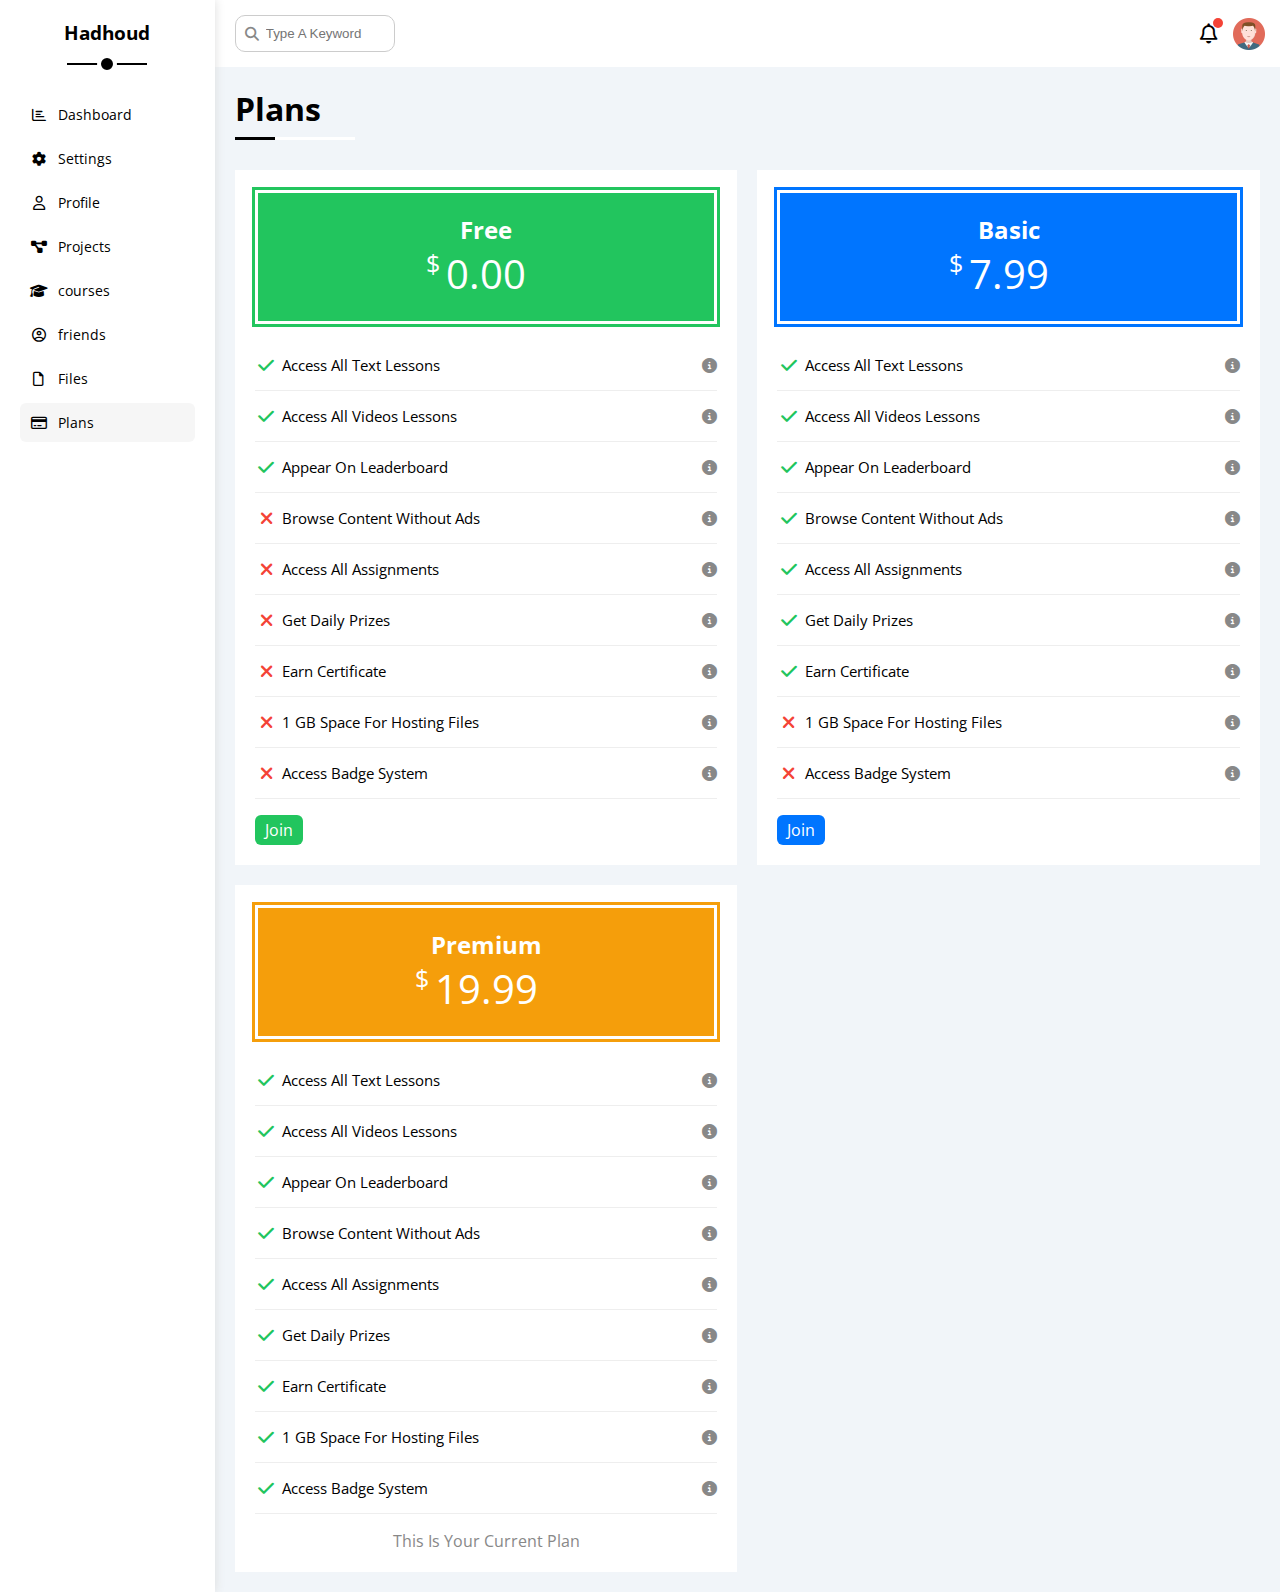
<file: plans.html>
<!DOCTYPE html>
<html lang="en">
<head>
    <meta charset="UTF-8">
    <meta http-equiv="X-UA-Compatible" content="IE=edge">
    <meta name="viewport" content="width=device-width, initial-scale=1.0">  
    <title>Dashboard</title>
    <link rel="stylesheet" href="css/framework.css" />
    <link rel="stylesheet" href="css/master.css" />
    <link rel="stylesheet" href="css/all.min.css" />
    <link rel="preconnect" href="https://fonts.googleapis.com" />
    <link rel="preconnect" href="https://fonts.gstatic.com" crossorigin />
    <link href="https://fonts.googleapis.com/css2?family=Open+Sans:wght@300;500&display=swap" rel="stylesheet" />
</head>
<body>
   <div class="page d-flex">
    <div class="sidebar bg-white p-20 p-relative">
        <h3 class="p-relative txt-c mt-0">Hadhoud</h3>
        <ul>
            <li>
                <a href="index.html" class="d-flex align-center fs-14 c-black rad-6 p-10">
                    <i class="fa-regular fa-chart-bar fa-fw"></i>
                    <span>Dashboard</span>
                </a>
            </li>
            <li>
                <a href="setting.html" class="d-flex align-center fs-14 c-black rad-6 p-10">
                    <i class="fa-solid fa-gear fa-fw"></i>
                    <span>Settings</span>
                </a>
            </li>
            <li>
                <a href="Profile.html" class="d-flex align-center fs-14 c-black rad-6 p-10">
                    <i class="fa-regular fa-user fa-fw"></i>
                    <span>Profile</span>
                </a>
            </li>
            <li>
                <a href="projects.html" class="d-flex align-center fs-14 c-black rad-6 p-10">
                    <i class="fa-solid fa-diagram-project fa-fw"></i>
                   <span>Projects</span>
                </a>
            </li>
            <li>
                <a class="d-flex align-center fs-14 c-black red-6 p-10" href="courses.html">
                    <i class="fa-solid fa-graduation-cap fa-fw"></i>
                    <span>courses</span>
                </a>
            </li>    
            <li>
                <a class="d-flex align-center fs-14 c-black red-6 p-10" href="friends.html">
                    <i class="fa-regular fa-circle-user fa-fw"></i>
                    <span>friends</span>
                </a>
            </li> 
            <li>
                <a class="d-flex align-center fs-14 c-black rad-6 p-10" href="files.html">
                  <i class="fa-regular fa-file fa-fw"></i>
                  <span>Files</span>
                </a>
            </li>
            <li>
                <a class="active d-flex align-center fs-14 c-black rad-6 p-10" href="plans.html">
                  <i class="fa-regular fa-credit-card fa-fw"></i>
                  <span>Plans</span>
                </a>
            </li>   
        </ul>
    </div>
    <div class="content w-full">
        <!-- Start Head -->
        <div class="head bg-white p-15 between-flex">
          <div class="search p-relative">
            <input class="p-10" type="search" placeholder="Type A Keyword" />
          </div>
          <div class="icons d-flex align-center">
            <span class="notification p-relative">
              <i class="fa-regular fa-bell fa-lg"></i>
            </span>
            <img src="imgs/avatar.png" alt="" />
          </div>
        </div>
        <!-- End Head -->
        <h1 class="p-relative">Plans</h1>
        <div class="plans-page d-grid m-20 gap-20">
          <div class="plan green bg-white p-20">
            <div class="top bg-green txt-c p-20">
              <h2 class="m-0 c-white">Free</h2>
              <div class="price c-white"><span>$</span>0.00</div>
            </div>
            <ul>
              <li>
                <i class="fa-solid fa-check fa-fw yes"></i>
                <span>Access All Text Lessons</span>
                <i class="fa-solid fa-circle-info help"></i>
              </li>
              <li>
                <i class="fa-solid fa-check fa-fw yes"></i>
                <span>Access All Videos Lessons</span>
                <i class="fa-solid fa-circle-info help"></i>
              </li>
              <li>
                <i class="fa-solid fa-check fa-fw yes"></i>
                <span>Appear On Leaderboard</span>
                <i class="fa-solid fa-circle-info help"></i>
              </li>
              <li>
                <i class="fa-solid fa-xmark fa-fw"></i>
                <span>Browse Content Without Ads</span>
                <i class="fa-solid fa-circle-info help"></i>
              </li>
              <li>
                <i class="fa-solid fa-xmark fa-fw"></i>
                <span>Access All Assignments</span>
                <i class="fa-solid fa-circle-info help"></i>
              </li>
              <li>
                <i class="fa-solid fa-xmark fa-fw"></i>
                <span>Get Daily Prizes</span>
                <i class="fa-solid fa-circle-info help"></i>
              </li>
              <li>
                <i class="fa-solid fa-xmark fa-fw"></i>
                <span>Earn Certificate</span>
                <i class="fa-solid fa-circle-info help"></i>
              </li>
              <li>
                <i class="fa-solid fa-xmark fa-fw"></i>
                <span>1 GB Space For Hosting Files</span>
                <i class="fa-solid fa-circle-info help"></i>
              </li>
              <li>
                <i class="fa-solid fa-xmark fa-fw"></i>
                <span>Access Badge System</span>
                <i class="fa-solid fa-circle-info help"></i>
              </li>
            </ul>
            <a href="#" class="btn-shape bg-green c-white d-block w-fit">Join</a>
          </div>
          <!-- Start Plan -->
          <div class="plan blue bg-white p-20">
            <div class="top bg-blue txt-c p-20">
              <h2 class="m-0 c-white">Basic</h2>
              <div class="price c-white"><span>$</span>7.99</div>
            </div>
            <ul class="list-none p-0">
              <li>
                <i class="fa-solid fa-check fa-fw yes"></i>
                <span>Access All Text Lessons</span>
                <i class="fa-solid fa-circle-info help"></i>
              </li>
              <li>
                <i class="fa-solid fa-check fa-fw yes"></i>
                <span>Access All Videos Lessons</span>
                <i class="fa-solid fa-circle-info help"></i>
              </li>
              <li>
                <i class="fa-solid fa-check fa-fw yes"></i>
                <span>Appear On Leaderboard</span>
                <i class="fa-solid fa-circle-info help"></i>
              </li>
              <li>
                <i class="fa-solid fa-check fa-fw yes"></i>
                <span>Browse Content Without Ads</span>
                <i class="fa-solid fa-circle-info help"></i>
              </li>
              <li>
                <i class="fa-solid fa-check fa-fw yes"></i>
                <span>Access All Assignments</span>
                <i class="fa-solid fa-circle-info help"></i>
              </li>
              <li>
                <i class="fa-solid fa-check fa-fw yes"></i>
                <span>Get Daily Prizes</span>
                <i class="fa-solid fa-circle-info help"></i>
              </li>
              <li>
                <i class="fa-solid fa-check fa-fw yes"></i>
                <span>Earn Certificate</span>
                <i class="fa-solid fa-circle-info help"></i>
              </li>
              <li>
                <i class="fa-solid fa-xmark fa-fw"></i>
                <span>1 GB Space For Hosting Files</span>
                <i class="fa-solid fa-circle-info help"></i>
              </li>
              <li>
                <i class="fa-solid fa-xmark fa-fw"></i>
                <span>Access Badge System</span>
                <i class="fa-solid fa-circle-info help"></i>
              </li>
            </ul>
            <a href="#" class="btn-shape bg-blue c-white d-block w-fit">Join</a>
          </div>
          <!-- End Plan -->
          <!-- Start Plan -->
          <div class="plan orange bg-white p-20">
            <div class="top bg-orange txt-c p-20">
              <h2 class="m-0 c-white">Premium</h2>
              <div class="price c-white"><span>$</span>19.99</div>
            </div>
            <ul class="list-none p-0">
              <li>
                <i class="fa-solid fa-check fa-fw yes"></i>
                <span>Access All Text Lessons</span>
                <i class="fa-solid fa-circle-info help"></i>
              </li>
              <li>
                <i class="fa-solid fa-check fa-fw yes"></i>
                <span>Access All Videos Lessons</span>
                <i class="fa-solid fa-circle-info help"></i>
              </li>
              <li>
                <i class="fa-solid fa-check fa-fw yes"></i>
                <span>Appear On Leaderboard</span>
                <i class="fa-solid fa-circle-info help"></i>
              </li>
              <li>
                <i class="fa-solid fa-check fa-fw yes"></i>
                <span>Browse Content Without Ads</span>
                <i class="fa-solid fa-circle-info help"></i>
              </li>
              <li>
                <i class="fa-solid fa-check fa-fw yes"></i>
                <span>Access All Assignments</span>
                <i class="fa-solid fa-circle-info help"></i>
              </li>
              <li>
                <i class="fa-solid fa-check fa-fw yes"></i>
                <span>Get Daily Prizes</span>
                <i class="fa-solid fa-circle-info help"></i>
              </li>
              <li>
                <i class="fa-solid fa-check fa-fw yes"></i>
                <span>Earn Certificate</span>
                <i class="fa-solid fa-circle-info help"></i>
              </li>
              <li>
                <i class="fa-solid fa-check fa-fw yes"></i>
                <span>1 GB Space For Hosting Files</span>
                <i class="fa-solid fa-circle-info help"></i>
              </li>
              <li>
                <i class="fa-solid fa-check fa-fw yes"></i>
                <span>Access Badge System</span>
                <i class="fa-solid fa-circle-info help"></i>
              </li>
            </ul>
            <p class="c-grey m-0 txt-c">This Is Your Current Plan</p>
          </div>
          <!-- End Plan -->
   </div> 
</body>
</html>
</file>
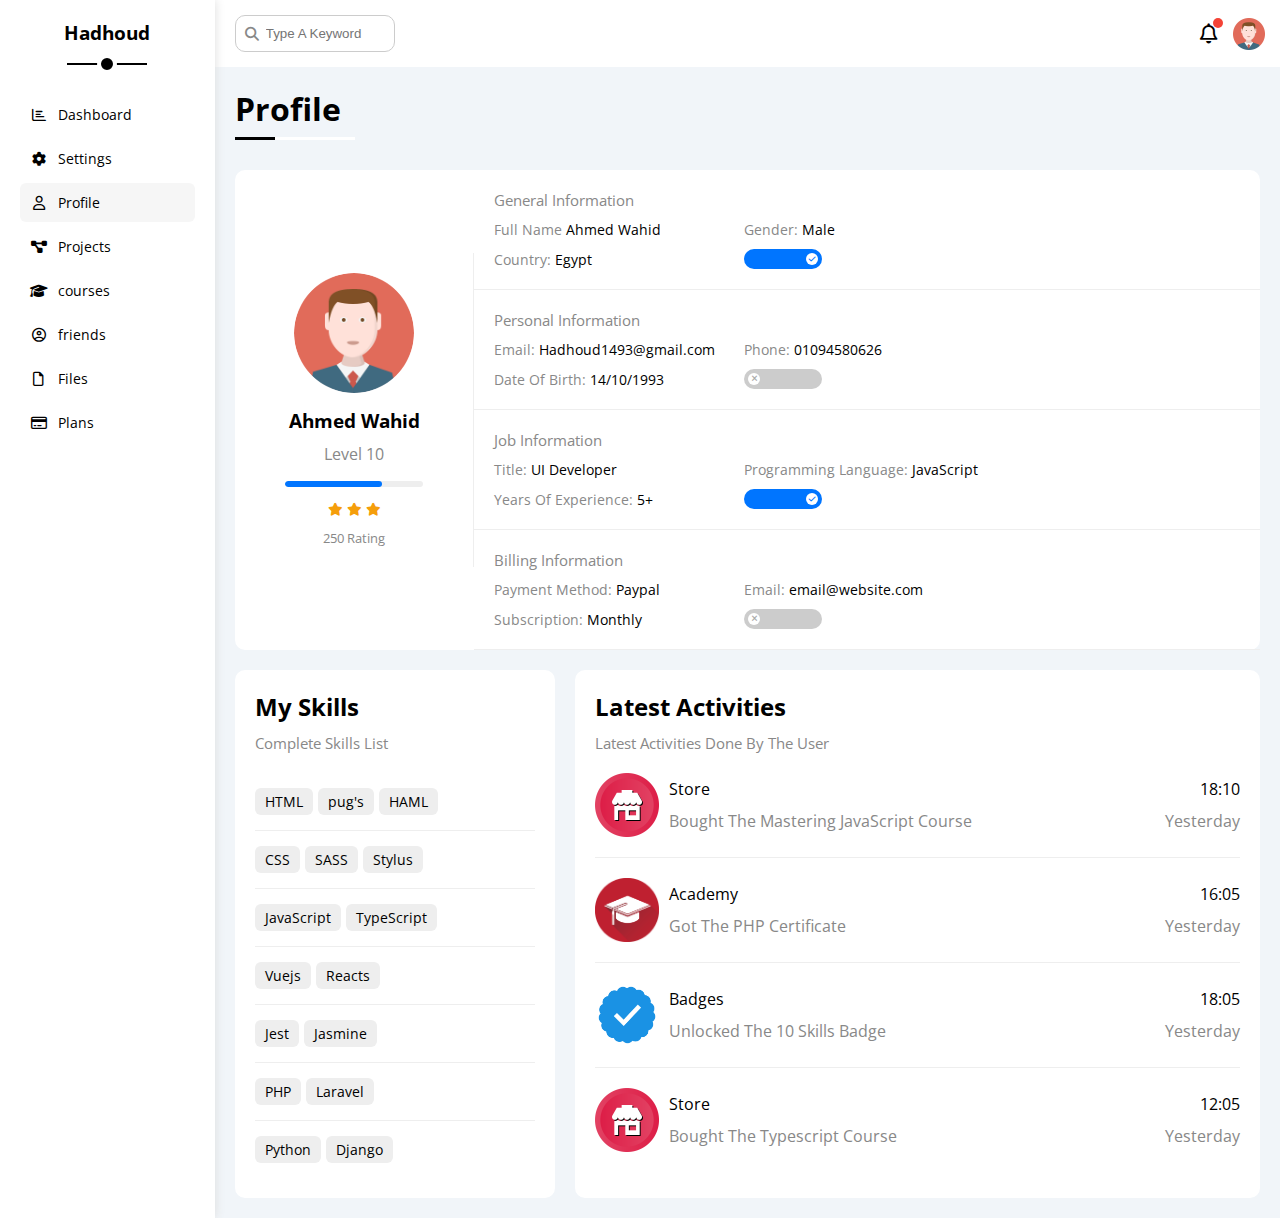
<file: profile.html>
<!DOCTYPE html>
<html lang="en">
<head>
    <meta charset="UTF-8">
    <meta http-equiv="X-UA-Compatible" content="IE=edge">
    <meta name="viewport" content="width=device-width, initial-scale=1.0">  
    <title>Dashboard</title>
    <link rel="stylesheet" href="css/framework.css" />
    <link rel="stylesheet" href="css/master.css" />
    <link rel="stylesheet" href="css/all.min.css" />
    <link rel="preconnect" href="https://fonts.googleapis.com" />
    <link rel="preconnect" href="https://fonts.gstatic.com" crossorigin />
    <link href="https://fonts.googleapis.com/css2?family=Open+Sans:wght@300;500&display=swap" rel="stylesheet" />
</head>
<body>
   <div class="page d-flex">
    <div class="sidebar bg-white p-20 p-relative">
        <h3 class="p-relative txt-c mt-0">Hadhoud</h3>
        <ul>
            <li>
                <a href="index.html" class="d-flex align-center fs-14 c-black rad-6 p-10">
                    <i class="fa-regular fa-chart-bar fa-fw"></i>
                    <span>Dashboard</span>
                </a>
            </li>
            <li>
                <a href="setting.html" class="d-flex align-center fs-14 c-black rad-6 p-10">
                    <i class="fa-solid fa-gear fa-fw"></i>
                    <span>Settings</span>
                </a>
            </li>
            <li>
                <a href="profile.html" class="active d-flex align-center fs-14 c-black rad-6 p-10">
                    <i class="fa-regular fa-user fa-fw"></i>
                    <span>Profile</span>
                </a>
            </li>
            <li>
                <a href="projects.html" class="d-flex align-center fs-14 c-black rad-6 p-10">
                    <i class="fa-solid fa-diagram-project fa-fw"></i>
                   <span>Projects</span>
                </a>
            </li>
            <li>
                <a class="d-flex align-center fs-14 c-black red-6 p-10" href="courses.html">
                    <i class="fa-solid fa-graduation-cap fa-fw"></i>
                    <span>courses</span>
                </a>
            </li>    
            <li>
                <a class="d-flex align-center fs-14 c-black red-6 p-10" href="friends.html">
                    <i class="fa-regular fa-circle-user fa-fw"></i>
                    <span>friends</span>
                </a>
            </li> 
            <li>
                <a class="d-flex align-center fs-14 c-black rad-6 p-10" href="files.html">
                  <i class="fa-regular fa-file fa-fw"></i>
                  <span>Files</span>
                </a>
            </li>
            <li>
                <a class="d-flex align-center fs-14 c-black rad-6 p-10" href="plans.html">
                  <i class="fa-regular fa-credit-card fa-fw"></i>
                  <span>Plans</span>
                </a>
            </li>   
        </ul>
    </div>
    <div class="content w-full">
        <!-- Start Head -->
        <div class="head bg-white p-15 between-flex">
          <div class="search p-relative">
            <input class="p-10" type="search" placeholder="Type A Keyword" />
          </div>
          <div class="icons d-flex align-center">
            <span class="notification p-relative">
              <i class="fa-regular fa-bell fa-lg"></i>
            </span>
            <img src="imgs/avatar.png" alt="" />
          </div>
        </div>
        <!-- End Head -->
        <h1 class="p-relative">Profile</h1>
        <div class="profile-page m-20">
          <!-- Start Overview -->
          <div class="overview bg-white rad-10 d-flex align-center">
            <div class="avatar-box txt-c p-20">
              <img class="rad-half mb-10" src="imgs/avatar.png" alt="" />
              <h3 class="m-0">Ahmed Wahid</h3>
              <p class="c-grey mt-10">Level 10</p>
              <div class="level rad-6 bg-eee p-relative">
                <span style="width: 70%"></span>
              </div>
              <div class="rating mt-10 mb-10">
                <i class="fa-solid fa-star c-orange fs-13"></i>
                <i class="fa-solid fa-star c-orange fs-13"></i>
                <i class="fa-solid fa-star c-orange fs-13"></i>
              </div>
              <p class="c-grey m-0 fs-13">250 Rating</p>
            </div>
            <div class="info-box w-full txt-c-mobile">
              <!-- Start Information Row -->
              <div class="box p-20 d-flex align-center">
                <h4 class="c-grey fs-15 m-0 w-full">General Information</h4>
                <div class="fs-14">
                  <span class="c-grey">Full Name</span>
                  <span>Ahmed Wahid</span>
                </div>
                <div class="fs-14">
                  <span class="c-grey">Gender:</span>
                  <span>Male</span>
                </div>
                <div class="fs-14">
                  <span class="c-grey">Country:</span>
                  <span>Egypt</span>
                </div>
                <div class="fs-14">
                  <label>
                    <input class="toggle-checkbox" type="checkbox" checked />
                    <div class="toggle-switch"></div>
                  </label>
                </div>
              </div>
              <!-- End Information Row -->
              <!-- Start Information Row -->
              <div class="box p-20 d-flex align-center">
                <h4 class="c-grey w-full fs-15 m-0">Personal Information</h4>
                <div class="fs-14">
                  <span class="c-grey">Email:</span>
                  <span>Hadhoud1493@gmail.com</span>
                </div>
                <div class="fs-14">
                  <span class="c-grey">Phone:</span>
                  <span>01094580626</span>
                </div>
                <div class="fs-14">
                  <span class="c-grey">Date Of Birth:</span>
                  <span>14/10/1993</span>
                </div>
                <div class="fs-14">
                  <label>
                    <input class="toggle-checkbox" type="checkbox" />
                    <div class="toggle-switch"></div>
                  </label>
                </div>
              </div>
              <!-- End Information Row -->
              <!-- Start Information Row -->
              <div class="box p-20 d-flex align-center">
                <h4 class="c-grey w-full fs-15 m-0">Job Information</h4>
                <div class="fs-14">
                  <span class="c-grey">Title:</span>
                  <span>UI Developer</span>
                </div>
                <div class="fs-14">
                  <span class="c-grey">Programming Language:</span>
                  <span>JavaScript</span>
                </div>
                <div class="fs-14">
                  <span class="c-grey">Years Of Experience:</span>
                  <span>5+</span>
                </div>
                <div class="fs-14">
                  <label>
                    <input class="toggle-checkbox" type="checkbox" checked />
                    <div class="toggle-switch"></div>
                  </label>
                </div>
              </div>
              <!-- End Information Row -->
              <!-- Start Information Row -->
              <div class="box p-20 d-flex align-center">
                <h4 class="c-grey w-full fs-15 m-0">Billing Information</h4>
                <div class="fs-14">
                  <span class="c-grey">Payment Method:</span>
                  <span>Paypal</span>
                </div>
                <div class="fs-14">
                  <span class="c-grey">Email:</span>
                  <span>email@website.com</span>
                </div>
                <div class="fs-14">
                  <span class="c-grey">Subscription:</span>
                  <span>Monthly</span>
                </div>
                <div class="fs-14">
                  <label>
                    <input class="toggle-checkbox" type="checkbox" />
                    <div class="toggle-switch"></div>
                  </label>
                </div>
              </div>
              <!-- End Information Row -->
            </div>
          </div>
          <!-- End Overview -->
          <!-- Start Other Data -->
          <div class="other-data d-flex gap-20">
            <div class="skills-card p-20 bg-white rad-10 mt-20">
              <h2 class="mt-0 mb-10">My Skills</h2>
              <p class="mt-0 mb-20 c-grey fs-15">Complete Skills List</p>
              <ul class="m-0 txt-c-mobile">
                <li><span>HTML</span><span>pug's</span><span>HAML</span></li>
                <li><span>CSS</span><span>SASS</span><span>Stylus</span></li>
                <li><span>JavaScript</span><span>TypeScript</span></li>
                <li><span>Vuejs</span><span>Reacts</span></li>
                <li><span>Jest</span><span>Jasmine</span></li>
                <li><span>PHP</span><span>Laravel</span></li>
                <li><span>Python</span><span>Django</span></li>
              </ul>
            </div>
            <div class="activities p-20 bg-white rad-10 mt-20">
              <h2 class="mt-0 mb-10">Latest Activities</h2>
              <p class="mt-0 mb-20 c-grey fs-15">Latest Activities Done By The User</p>
              <div class="activity d-flex align-center txt-c-mobile">
                <img src="imgs/activity-01.png" alt="" />
                <div class="info">
                  <span class="d-block mb-10">Store</span>
                  <span class="c-grey">Bought The Mastering JavaScript Course</span>
                </div>
                <div class="date">
                  <span class="d-block mb-10">18:10</span>
                  <span class="c-grey">Yesterday</span>
                </div>
              </div>
              <div class="activity d-flex align-center txt-c-mobile">
                <img src="imgs/activity-02.png" alt="" />
                <div class="info">
                  <span class="d-block mb-10">Academy</span>
                  <span class="c-grey">Got The PHP Certificate</span>
                </div>
                <div class="date">
                  <span class="d-block mb-10">16:05</span>
                  <span class="c-grey">Yesterday</span>
                </div>
              </div>
              <div class="activity d-flex align-center txt-c-mobile">
                <img src="imgs/activity-03.png" alt="" />
                <div class="info">
                  <span class="d-block mb-10">Badges</span>
                  <span class="c-grey">Unlocked The 10 Skills Badge</span>
                </div>
                <div class="date">
                  <span class="d-block mb-10">18:05</span>
                  <span class="c-grey">Yesterday</span>
                </div>
              </div>
              <div class="activity d-flex align-center txt-c-mobile">
                <img src="imgs/activity-01.png" alt="" />
                <div class="info">
                  <span class="d-block mb-10">Store</span>
                  <span class="c-grey">Bought The Typescript Course</span>
                </div>
                <div class="date">
                  <span class="d-block mb-10">12:05</span>
                  <span class="c-grey">Yesterday</span>
                </div>
              </div>
            </div>
          </div>
          <!-- End Other Data -->
   </div> 
</body>
</html>
</file>
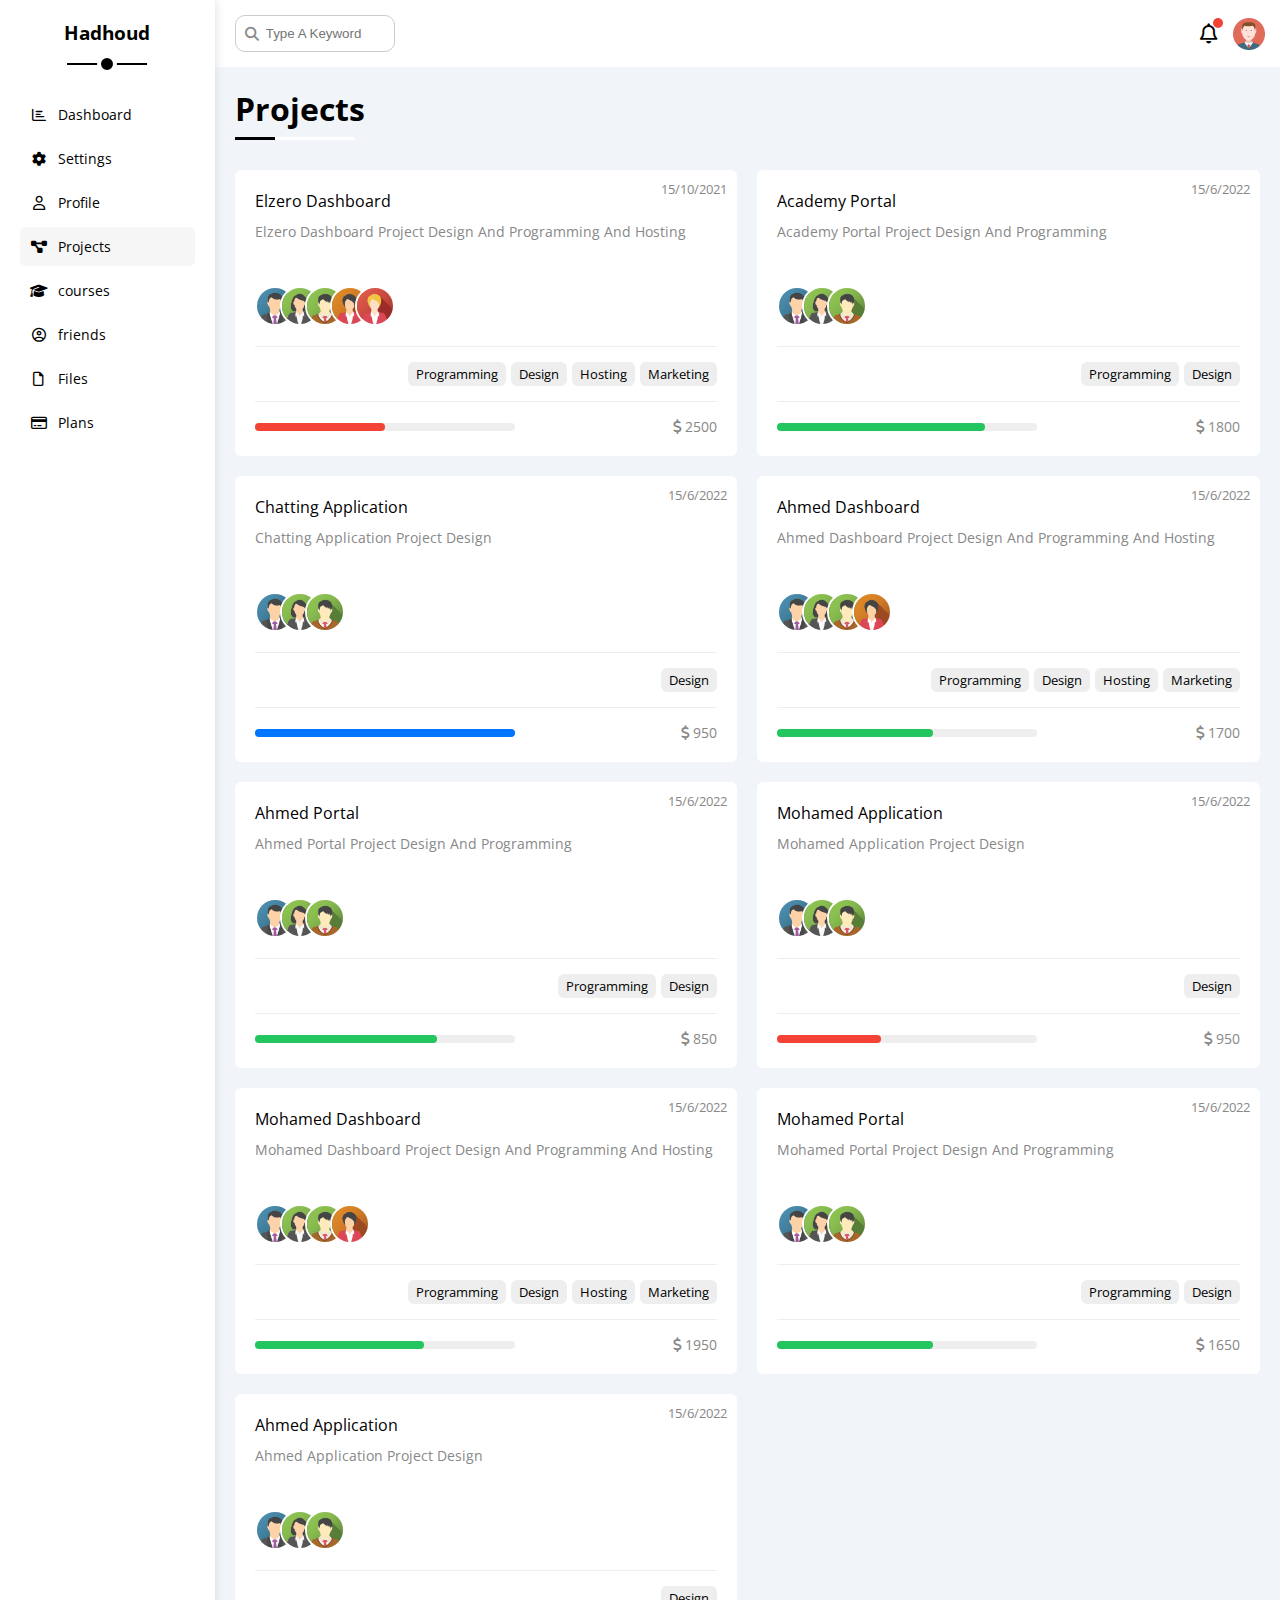
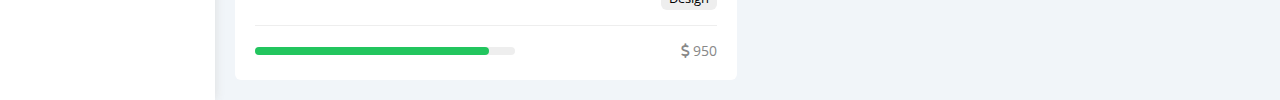
<file: Projects.html>
<!DOCTYPE html>
<html lang="en">
<head>
    <meta charset="UTF-8">
    <meta http-equiv="X-UA-Compatible" content="IE=edge">
    <meta name="viewport" content="width=device-width, initial-scale=1.0">  
    <title>Dashboard</title>
    <link rel="stylesheet" href="css/framework.css" />
    <link rel="stylesheet" href="css/master.css" />
    <link rel="stylesheet" href="css/all.min.css" />
    <link rel="preconnect" href="https://fonts.googleapis.com" />
    <link rel="preconnect" href="https://fonts.gstatic.com" crossorigin />
    <link href="https://fonts.googleapis.com/css2?family=Open+Sans:wght@300;500&display=swap" rel="stylesheet" />
</head>
<body>
   <div class="page d-flex">
    <div class="sidebar bg-white p-20 p-relative">
        <h3 class="p-relative txt-c mt-0">Hadhoud</h3>
        <ul>
            <li>
                <a href="index.html" class="d-flex align-center fs-14 c-black rad-6 p-10">
                    <i class="fa-regular fa-chart-bar fa-fw"></i>
                    <span>Dashboard</span>
                </a>
            </li>
            <li>
                <a href="setting.html" class="d-flex align-center fs-14 c-black rad-6 p-10">
                    <i class="fa-solid fa-gear fa-fw"></i>
                    <span>Settings</span>
                </a>
            </li>
            <li>
                <a href="Profile.html" class="d-flex align-center fs-14 c-black rad-6 p-10">
                    <i class="fa-regular fa-user fa-fw"></i>
                    <span>Profile</span>
                </a>
            </li>
            <li>
                <a href="Projects.html" class="active d-flex align-center fs-14 c-black rad-6 p-10">
                    <i class="fa-solid fa-diagram-project fa-fw"></i>
                   <span>Projects</span>
                </a>
            </li>
            <li>
                <a class="d-flex align-center fs-14 c-black red-6 p-10" href="courses.html">
                    <i class="fa-solid fa-graduation-cap fa-fw"></i>
                    <span>courses</span>
                </a>
            </li>    
            <li>
                <a class="d-flex align-center fs-14 c-black red-6 p-10" href="friends.html">
                    <i class="fa-regular fa-circle-user fa-fw"></i>
                    <span>friends</span>
                </a>
            </li> 
            <li>
                <a class="d-flex align-center fs-14 c-black rad-6 p-10" href="files.html">
                  <i class="fa-regular fa-file fa-fw"></i>
                  <span>Files</span>
                </a>
            </li>
            <li>
                <a class="d-flex align-center fs-14 c-black rad-6 p-10" href="plans.html">
                  <i class="fa-regular fa-credit-card fa-fw"></i>
                  <span>Plans</span>
                </a>
            </li>   
        </ul>
    </div>
    <div class="content w-full">
        <!-- Start Head -->
        <div class="head bg-white p-15 between-flex">
          <div class="search p-relative">
            <input class="p-10" type="search" placeholder="Type A Keyword" />
          </div>
          <div class="icons d-flex align-center">
            <span class="notification p-relative">
              <i class="fa-regular fa-bell fa-lg"></i>
            </span>
            <img src="imgs/avatar.png" alt="" />
          </div>
        </div>
        <!-- End Head -->
        <h1 class="p-relative">Projects</h1>
        <div class="projects-page d-grid m-20 gap-20">
          <div class="project bg-white p-20 rad-6 p-relative">
            <span class="date fs-13 c-grey">15/10/2021</span>
            <h4 class="m-0">Elzero Dashboard</h4>
            <p class="c-grey mt-10 mb-10 fs-14">Elzero Dashboard Project Design And Programming And Hosting</p>
            <div class="team">
              <a href="#"><img src="imgs/team-01.png" alt="" /></a>
              <a href="#"><img src="imgs/team-02.png" alt="" /></a>
              <a href="#"><img src="imgs/team-03.png" alt="" /></a>
              <a href="#"><img src="imgs/team-04.png" alt="" /></a>
              <a href="#"><img src="imgs/team-05.png" alt="" /></a>
            </div>
            <div class="do d-flex">
              <span class="fs-13 rad-6 bg-eee">Programming</span>
              <span class="fs-13 rad-6 bg-eee">Design</span>
              <span class="fs-13 rad-6 bg-eee">Hosting</span>
              <span class="fs-13 rad-6 bg-eee">Marketing</span>
            </div>
            <div class="info between-flex">
              <div class="prog bg-eee">
                <span class="bg-red" style="width: 50%"></span>
              </div>
              <div class="fs-14 c-grey">
                <i class="fa-solid fa-dollar-sign"></i>
                2500
              </div>
            </div>
          </div>
          <div class="project bg-white p-20 rad-6 p-relative">
            <span class="date fs-13 c-grey">15/6/2022</span>
            <h4 class="m-0">Academy Portal</h4>
            <p class="c-grey mt-10 mb-10 fs-14">Academy Portal Project Design And Programming</p>
            <div class="team">
              <a href="#"><img src="imgs/team-01.png" alt="" /></a>
              <a href="#"><img src="imgs/team-02.png" alt="" /></a>
              <a href="#"><img src="imgs/team-03.png" alt="" /></a>
            </div>
            <div class="do d-flex">
              <span class="fs-13 rad-6 bg-eee">Programming</span>
              <span class="fs-13 rad-6 bg-eee">Design</span>
            </div>
            <div class="info between-flex">
              <div class="prog bg-eee">
                <span class="bg-green" style="width: 80%"></span>
              </div>
              <div class="fs-14 c-grey">
                <i class="fa-solid fa-dollar-sign"></i>
                1800
              </div>
            </div>
          </div>
          <div class="project bg-white p-20 rad-6 p-relative">
            <span class="date fs-13 c-grey">15/6/2022</span>
            <h4 class="m-0">Chatting Application</h4>
            <p class="c-grey mt-10 mb-10 fs-14">Chatting Application Project Design</p>
            <div class="team">
              <a href="#"><img src="imgs/team-01.png" alt="" /></a>
              <a href="#"><img src="imgs/team-02.png" alt="" /></a>
              <a href="#"><img src="imgs/team-03.png" alt="" /></a>
            </div>
            <div class="do d-flex">
              <span class="fs-13 rad-6 bg-eee">Design</span>
            </div>
            <div class="info between-flex">
              <div class="prog bg-eee">
                <span class="bg-blue" style="width: 100%"></span>
              </div>
              <div class="fs-14 c-grey">
                <i class="fa-solid fa-dollar-sign"></i>
                950
              </div>
            </div>
          </div>
          <div class="project bg-white p-20 rad-6 p-relative">
            <span class="date fs-13 c-grey">15/6/2022</span>
            <h4 class="m-0">Ahmed Dashboard</h4>
            <p class="c-grey mt-10 mb-10 fs-14">Ahmed Dashboard Project Design And Programming And Hosting</p>
            <div class="team">
              <a href="#"><img src="imgs/team-01.png" alt="" /></a>
              <a href="#"><img src="imgs/team-02.png" alt="" /></a>
              <a href="#"><img src="imgs/team-03.png" alt="" /></a>
              <a href="#"><img src="imgs/team-04.png" alt="" /></a>
            </div>
            <div class="do d-flex">
              <span class="fs-13 rad-6 bg-eee">Programming</span>
              <span class="fs-13 rad-6 bg-eee">Design</span>
              <span class="fs-13 rad-6 bg-eee">Hosting</span>
              <span class="fs-13 rad-6 bg-eee">Marketing</span>
            </div>
            <div class="info between-flex">
              <div class="prog bg-eee">
                <span class="bg-green" style="width: 60%"></span>
              </div>
              <div class="fs-14 c-grey">
                <i class="fa-solid fa-dollar-sign"></i>
                1700
              </div>
            </div>
          </div>
          <div class="project bg-white p-20 rad-6 p-relative">
            <span class="date fs-13 c-grey">15/6/2022</span>
            <h4 class="m-0">Ahmed Portal</h4>
            <p class="c-grey mt-10 mb-10 fs-14">Ahmed Portal Project Design And Programming</p>
            <div class="team">
              <a href="#"><img src="imgs/team-01.png" alt="" /></a>
              <a href="#"><img src="imgs/team-02.png" alt="" /></a>
              <a href="#"><img src="imgs/team-03.png" alt="" /></a>
            </div>
            <div class="do d-flex">
              <span class="fs-13 rad-6 bg-eee">Programming</span>
              <span class="fs-13 rad-6 bg-eee">Design</span>
            </div>
            <div class="info between-flex">
              <div class="prog bg-eee">
                <span class="bg-green" style="width: 70%"></span>
              </div>
              <div class="fs-14 c-grey">
                <i class="fa-solid fa-dollar-sign"></i>
                850
              </div>
            </div>
          </div>
          <div class="project bg-white p-20 rad-6 p-relative">
            <span class="date fs-13 c-grey">15/6/2022</span>
            <h4 class="m-0">Mohamed Application</h4>
            <p class="c-grey mt-10 mb-10 fs-14">Mohamed Application Project Design</p>
            <div class="team">
              <a href="#"><img src="imgs/team-01.png" alt="" /></a>
              <a href="#"><img src="imgs/team-02.png" alt="" /></a>
              <a href="#"><img src="imgs/team-03.png" alt="" /></a>
            </div>
            <div class="do d-flex">
              <span class="fs-13 rad-6 bg-eee">Design</span>
            </div>
            <div class="info between-flex">
              <div class="prog bg-eee">
                <span class="bg-red" style="width: 40%"></span>
              </div>
              <div class="fs-14 c-grey">
                <i class="fa-solid fa-dollar-sign"></i>
                950
              </div>
            </div>
          </div>
          <div class="project bg-white p-20 rad-6 p-relative">
            <span class="date fs-13 c-grey">15/6/2022</span>
            <h4 class="m-0">Mohamed Dashboard</h4>
            <p class="c-grey mt-10 mb-10 fs-14">Mohamed Dashboard Project Design And Programming And Hosting</p>
            <div class="team">
              <a href="#"><img src="imgs/team-01.png" alt="" /></a>
              <a href="#"><img src="imgs/team-02.png" alt="" /></a>
              <a href="#"><img src="imgs/team-03.png" alt="" /></a>
              <a href="#"><img src="imgs/team-04.png" alt="" /></a>
            </div>
            <div class="do d-flex">
              <span class="fs-13 rad-6 bg-eee">Programming</span>
              <span class="fs-13 rad-6 bg-eee">Design</span>
              <span class="fs-13 rad-6 bg-eee">Hosting</span>
              <span class="fs-13 rad-6 bg-eee">Marketing</span>
            </div>
            <div class="info between-flex">
              <div class="prog bg-eee">
                <span class="bg-green" style="width: 65%"></span>
              </div>
              <div class="fs-14 c-grey">
                <i class="fa-solid fa-dollar-sign"></i>
                1950
              </div>
            </div>
          </div>
          <div class="project bg-white p-20 rad-6 p-relative">
            <span class="date fs-13 c-grey">15/6/2022</span>
            <h4 class="m-0">Mohamed Portal</h4>
            <p class="c-grey mt-10 mb-10 fs-14">Mohamed Portal Project Design And Programming</p>
            <div class="team">
              <a href="#"><img src="imgs/team-01.png" alt="" /></a>
              <a href="#"><img src="imgs/team-02.png" alt="" /></a>
              <a href="#"><img src="imgs/team-03.png" alt="" /></a>
            </div>
            <div class="do d-flex">
              <span class="fs-13 rad-6 bg-eee">Programming</span>
              <span class="fs-13 rad-6 bg-eee">Design</span>
            </div>
            <div class="info between-flex">
              <div class="prog bg-eee">
                <span class="bg-green" style="width: 60%"></span>
              </div>
              <div class="fs-14 c-grey">
                <i class="fa-solid fa-dollar-sign"></i>
                1650
              </div>
            </div>
          </div>
          <div class="project bg-white p-20 rad-6 p-relative">
            <span class="date fs-13 c-grey">15/6/2022</span>
            <h4 class="m-0">Ahmed Application</h4>
            <p class="c-grey mt-10 mb-10 fs-14">Ahmed Application Project Design</p>
            <div class="team">
              <a href="#"><img src="imgs/team-01.png" alt="" /></a>
              <a href="#"><img src="imgs/team-02.png" alt="" /></a>
              <a href="#"><img src="imgs/team-03.png" alt="" /></a>
            </div>
            <div class="do d-flex">
              <span class="fs-13 rad-6 bg-eee">Design</span>
            </div>
            <div class="info between-flex">
              <div class="prog bg-eee">
                <span class="bg-green" style="width: 90%"></span>
              </div>
              <div class="fs-14 c-grey">
                <i class="fa-solid fa-dollar-sign"></i>
                950
              </div>
            </div>
          </div>
   </div> 
</body>
</html>
</file>
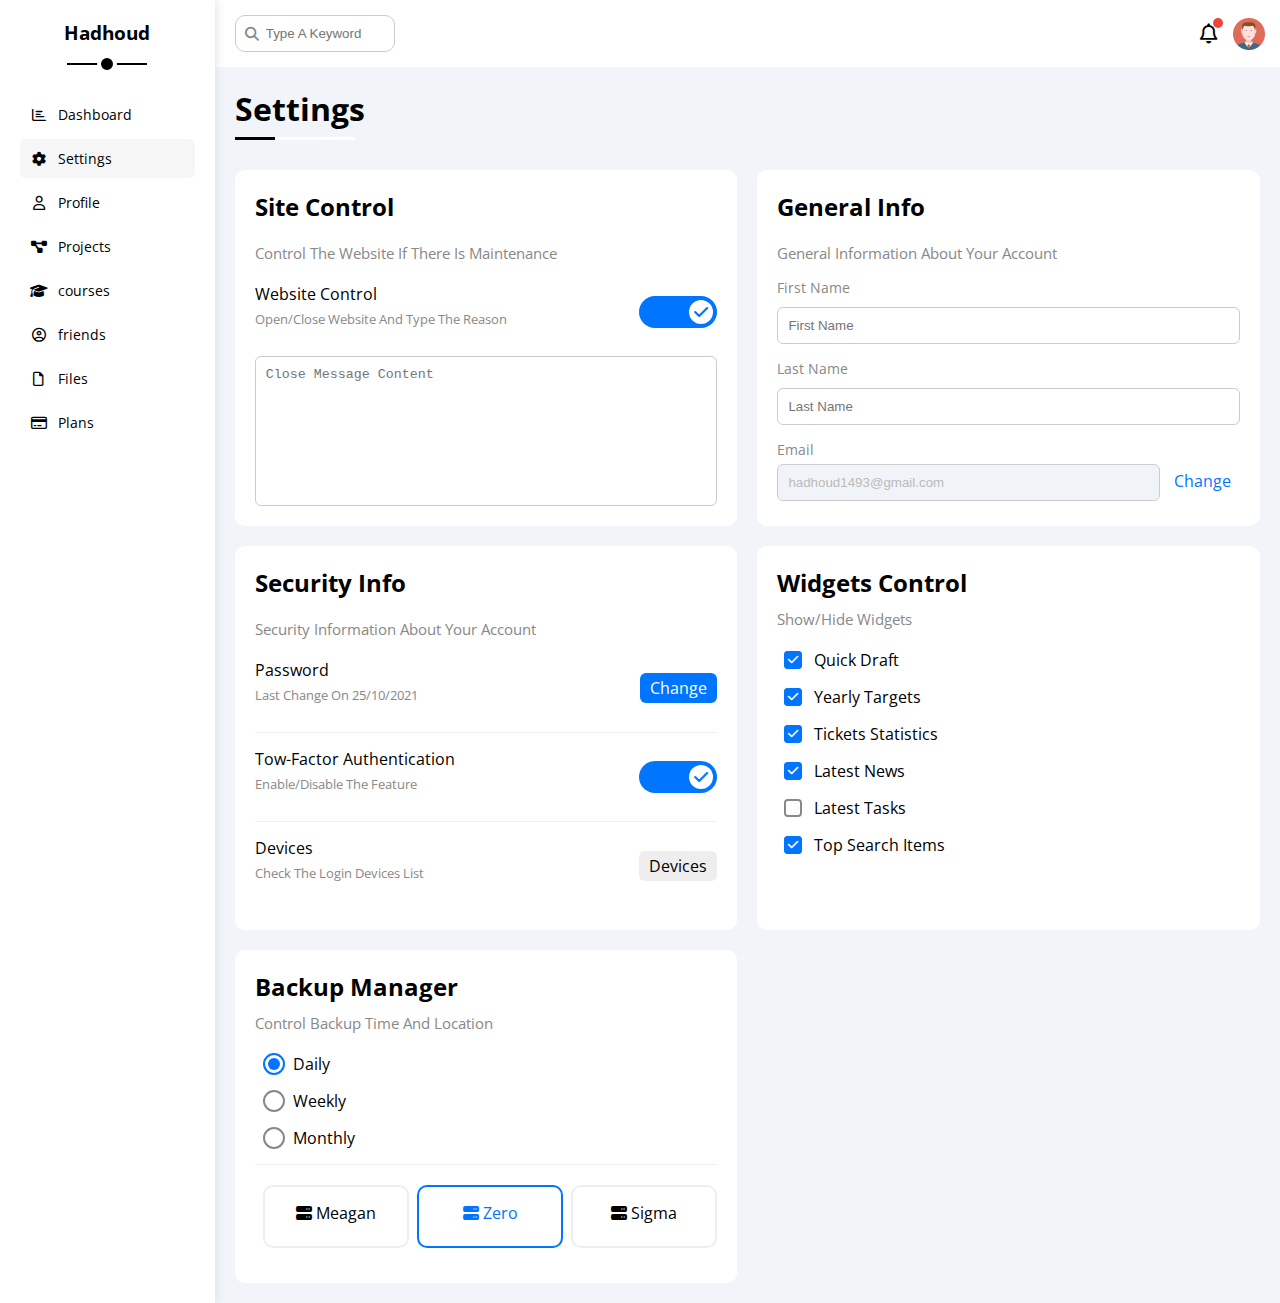
<file: setting.html>
<!DOCTYPE html>
<html lang="en">
<head>
    <meta charset="UTF-8">
    <meta http-equiv="X-UA-Compatible" content="IE=edge">
    <meta name="viewport" content="width=device-width, initial-scale=1.0">  
    <title>Dashboard</title>
    <link rel="stylesheet" href="css/framework.css" />
    <link rel="stylesheet" href="css/master.css" />
    <link rel="stylesheet" href="css/all.min.css" />
    <link rel="preconnect" href="https://fonts.googleapis.com" />
    <link rel="preconnect" href="https://fonts.gstatic.com" crossorigin />
    <link href="https://fonts.googleapis.com/css2?family=Open+Sans:wght@300;500&display=swap" rel="stylesheet" />
</head>
<body>
   <div class="page d-flex">
    <div class="sidebar bg-white p-20 p-relative">
        <h3 class="p-relative txt-c mt-0">Hadhoud</h3>
        <ul>
            <li>
                <a href="index.html" class="d-flex align-center fs-14 c-black rad-6 p-10">
                    <i class="fa-regular fa-chart-bar fa-fw"></i>
                    <span>Dashboard</span>
                </a>
            </li>
            <li>
                <a href="setting.html" class="active d-flex align-center fs-14 c-black rad-6 p-10">
                    <i class="fa-solid fa-gear fa-fw"></i>
                    <span>Settings</span>
                </a>
            </li>
            <li>
                <a href="Profile.html" class="d-flex align-center fs-14 c-black rad-6 p-10">
                    <i class="fa-regular fa-user fa-fw"></i>
                    <span>Profile</span>
                </a>
            </li>
            <li>
                <a href="projects.html" class="d-flex align-center fs-14 c-black rad-6 p-10">
                    <i class="fa-solid fa-diagram-project fa-fw"></i>
                   <span>Projects</span>
                </a>
            </li>
            <li>
                <a class="d-flex align-center fs-14 c-black red-6 p-10" href="courses.html">
                    <i class="fa-solid fa-graduation-cap fa-fw"></i>
                    <span>courses</span>
                </a>
            </li>    
            <li>
                <a class="d-flex align-center fs-14 c-black red-6 p-10" href="friends.html">
                    <i class="fa-regular fa-circle-user fa-fw"></i>
                    <span>friends</span>
                </a>
            </li> 
            <li>
                <a class="d-flex align-center fs-14 c-black rad-6 p-10" href="files.html">
                  <i class="fa-regular fa-file fa-fw"></i>
                  <span>Files</span>
                </a>
            </li>
            <li>
                <a class="d-flex align-center fs-14 c-black rad-6 p-10" href="plans.html">
                  <i class="fa-regular fa-credit-card fa-fw"></i>
                  <span>Plans</span>
                </a>
            </li>   
        </ul>
    </div>
    <div class="content w-full">
        <!-- Start Head -->
        <div class="head bg-white p-15 between-flex">
          <div class="search p-relative">
            <input class="p-10" type="search" placeholder="Type A Keyword" />
          </div>
          <div class="icons d-flex align-center">
            <span class="notification p-relative">
              <i class="fa-regular fa-bell fa-lg"></i>
            </span>
            <img src="imgs/avatar.png" alt="" />
          </div>
        </div>
        <!-- End Head -->
        <h1 class="p-relative">Settings</h1>
        <div class="settings-page m-20 d-grid gap-20">
            <!-- Start settings Box -->
            <div class="p-20 bg-white rad-10">
                <h2 class="mt-0 mb-0">Site Control</h2>
                <p class="mt-0 mb-20 c-grey fs-15">Control The Website If There Is Maintenance</p>
                <div class="mb-15 between-flex">
                    <div>
                        <span>Website Control</span>
                        <p class="c-grey mt-5 mb-0 fs-13">Open/Close Website And Type The Reason</p>
                    </div>
                    <div>
                        <label for="">
                            <input class="toggle-checkbox" type="checkbox" checked>
                            <div class="toggle-switch"></div>
                        </label>
                    </div>
                </div>
                <textarea class="close-message p-10 rad-6 d-block w-full" placeholder="Close Message Content" ></textarea>
            </div>
             <!-- End Settings Box -->
             <!-- Start Settings Box -->
             <div class="p-20 bg-white rad-10">
                <h2 class="mt-0 mb-0">General Info</h2>
                <p class="mt-0 mb-0 c-grey fs-15">General Information About Your Account</p>
                <div class="mb-15">
                    <label for="first" class="fs-14 c-grey d-block mb-10">First Name</label>
                    <input type="text" id="first" placeholder="First Name" class="b-none border-ccc p-10 rad-6 d-block w-full">
                </div>
                <div class="mb-15">
                    <label for="first" class="fs-14 c-grey d-block mb-10">Last Name</label>
                    <input type="text" id="last" placeholder="Last Name" class="b-none border-ccc p-10 rad-6 d-block w-full">
                </div>
                <div>
                    <label for="email" class="fs-14 c-grey d-block mb-5">Email</label>
                    <input class="email b-none border-ccc p-10 rad-6 w-fill mr-10"
                    type="email" id="email" value="hadhoud1493@gmail.com" disabled>
                    <a href="#" class="c-blue">Change</a>
                </div>
             </div>
             <!-- End Settings Box -->
             <!-- Start Settings Box -->
             <div class="p-20 bg-white rad-10">
                <h2 class="mt-0 mb-0">Security Info</h2>
                <p class="mt-0 mb-20 c-grey fs-15">Security Information About Your Account</p>
                <div class="sec-box mb-15 between-flex">
                    <div>
                        <span>Password</span>
                        <p class="c-grey mt-5 mb-0 fs-13">Last Change On 25/10/2021</p>
                    </div>
                    <a href="#" class="button bg-blue c-white btn-shape">Change</a>
                </div>
                <div class="sec-box mb-15 between-flex">
                   <div>
                    <span>Tow-Factor Authentication</span>
                    <p class="c-grey mt-5 mb-0 fs-13">Enable/Disable The Feature</p>
                   </div> 
                   <label >
                    <input type="checkbox" class="toggle-checkbox" checked>
                    <div class="toggle-switch"></div>
                   </label>
                </div>
                <div class="sec-box between-flex">
                    <div>
                      <span>Devices</span>
                      <p class="c-grey mt-5 mb-0 fs-13">Check The Login Devices List</p>
                    </div>
                    <a class="bg-eee c-black btn-shape" href="#">Devices</a>
                  </div>
             </div>
             <!-- End Settings Box -->
            <!-- Start Settings Box -->
            <div class="widgets-control p-20 bg-white rad-10">
                <h2 class="mt-0 mb-10">Widgets Control</h2>
                <p class="mt-0 mb-20 c-grey fs-15">Show/Hide Widgets</p>
                <div class="control d-flex align-center mb-15">
                  <input type="checkbox" id="one" checked />
                  <label for="one">Quick Draft</label>
                </div>
                <div class="control d-flex align-center mb-15">
                  <input type="checkbox" id="two" checked />
                  <label for="two">Yearly Targets</label>
                </div>
                <div class="control d-flex align-center mb-15">
                  <input type="checkbox" id="three" checked />
                  <label for="three">Tickets Statistics</label>
                </div>
                <div class="control d-flex align-center mb-15">
                  <input type="checkbox" id="four" checked />
                  <label for="four">Latest News</label>
                </div>
                <div class="control d-flex align-center mb-15">
                  <input type="checkbox" id="five" />
                  <label for="five">Latest Tasks</label>
                </div>
                <div class="control d-flex align-center mb-15">
                  <input type="checkbox" id="six" checked />
                  <label for="six">Top Search Items</label>
                </div>
              </div>
             <!-- End Settings Box -->
             <!-- Start Settings Box -->
             <div class="backup-control p-20 bg-white rad-10">
                <h2 class="mt-0 mb-10">Backup Manager</h2>
                <p class="mt-0 mb-20 c-grey fs-15">Control Backup Time And Location</p>
                <div class="date d-flex align-center mb-15">
                  <input type="radio" name="time" id="daily" checked />
                  <label for="daily">Daily</label>
                </div>
                <div class="date d-flex align-center mb-15">
                  <input type="radio" name="time" id="weekly" />
                  <label for="weekly">Weekly</label>
                </div>
                <div class="date d-flex align-center mb-15">
                  <input type="radio" name="time" id="monthly" />
                  <label for="monthly">Monthly</label>
                </div>
                <div class="servers d-flex align-center txt-c">
                  <input type="radio" name="servers" id="server-one" />
                  <div class="server mb-15 rad-10 w-full">
                    <label class="d-block m-15" for="server-one">
                      <i class="fa-solid fa-server d-block mb-10"></i>
                      Meagan
                    </label>
                  </div>
                  <input type="radio" name="servers" id="server-two" checked />
                  <div class="server mb-15 rad-10 w-full">
                    <label class="d-block m-15" for="server-two">
                      <i class="fa-solid fa-server d-block mb-10"></i>
                      Zero
                    </label>
                  </div>
                  <input type="radio" name="servers" id="server-three" />
                  <div class="server mb-15 rad-10 w-full">
                    <label class="d-block m-15" for="server-three">
                      <i class="fa-solid fa-server d-block mb-10"></i>
                      Sigma
                    </label>
                  </div>
                </div>
              </div>
              <!-- End Settings Box -->
        </div>
   </div> 
</body>
</html>
</file>
<file: css/framework.css>
:root {
  --blue-color: #0075ff;
  --blue-alt-color: #0d69d5;
  --orange-color: #f59e0b;
  --green-color: #22c55e;
  --red-color: #f44336;
  --grey-color: #888;
}

/* Start Box */
.d-flex {
  display: flex;
}
.f-wrap {
  flex-wrap: wrap;
}
.align-center {
  align-items: center;
}
.space-between {
  justify-content: space-between;
}
.d-grid {
  display: grid;
}
.gap-20 {
  gap: 20px;
}
.d-block {
  display: block;
}
@media (max-width: 767px) {
  .block-mobile {
    display: block;
  }
  .hide-mobile {
    display: none;
  }
}
/* End Box */
/* Start Padding + Margin */
.p-10 {
  padding: 10px;
}
.p-15 {
  padding: 15px;
}
.p-20 {
  padding: 20px;
}
.pt-10 {
  padding-top: 10px;
}
.pt-15 {
  padding-top: 15px;
}
.pt-20 {
  padding-top: 20px;
}
.pb-10 {
  padding-bottom: 10px;
}
.pb-15 {
  padding-bottom: 15px;
}
.pb-20 {
  padding-bottom: 20px;
}
.pl-15 {
  padding-left: 15px;
}
.m-0 {
  margin: 0;
}
.m-15 {
  margin: 15px;
}
.m-20 {
  margin: 20px;
}
.mt-0 {
  margin-top: 0;
}
.mt-5 {
  margin-top: 5px;
}
.mt-10 {
  margin-top: 10px;
}
.mt-15 {
  margin-top: 15px;
}
.mt-20 {
  margin-top: 20px;
}
.mt-25 {
  margin-top: 25px;
}
.mr-10 {
  margin-right: 10px;
}
.mr-15 {
  margin-right: 15px;
}
.mb-5 {
  margin-bottom: 5px;
}
.mb-10 {
  margin-bottom: 10px;
}
.mb-15 {
  margin-bottom: 15px;
}
.mb-20 {
  margin-bottom: 20px;
}
.mb-25 {
  margin-bottom: 25px;
}
/* End Padding + Margin */
/* Start Color */
.c-black {
  color: black;
}
.c-white {
  color: white;
}
.c-grey {
  color: var(--grey-color);
}
.c-red {
  color: var(--red-color);
}
.c-green {
  color: var(--green-color);
}
.c-blue {
  color: var(--blue-color);
}
.c-orange {
  color: var(--orange-color);
}
.bg-red {
  background-color: var(--red-color);
}
.bg-green {
  background-color: var(--green-color);
}
.bg-blue {
  background-color: var(--blue-color);
}
.bg-orange {
  background-color: var(--orange-color);
}
.bg-white {
  background-color: white;
}
.bg-eee {
  background-color: #eee;
}
/* End Color */
/* Start Position */
.p-relative {
  position: relative;
}
.p-absolute {
  position: absolute;
}
/* End Position */
/* Start Font */
.txt-c {
  text-align: center;
}
.fs-13 {
  font-size: 13px;
}
.fs-14 {
  font-size: 14px;
}
.fs-15 {
  font-size: 15px;
}
.fs-25 {
  font-size: 25px;
}
.fw-bold {
  font-weight: bold;
}
@media (max-width: 767px) {
  .txt-c-mobile {
    text-align: center;
  }
}
/* End Font */
/* Start Border */
.rad-6 {
  border-radius: 6px;
}
.rad-10 {
  border-radius: 10px;
}
.rad-half {
  border-radius: 50%;
}
.b-none {
  border: none;
}
.border-ccc {
  border: 1px solid #ccc;
}
.border-eee {
  border: 1px solid #eee;
}

/* End Border */
/* Start Width + Height */
.w-full {
  width: 100%;
}
.w-100 {
  width: 100px;
}
.w-fit {
  width: fit-content;
}
.h-full {
  height: 100%;
}
.h-100 {
  height: 100px;
}
/* End Width + Height */
/* Start Components */
.center-flex {
  display: flex;
  align-items: center;
  justify-content: center;
}
.between-flex {
  display: flex;
  align-items: center;
  justify-content: space-between;
}
.btn-shape {
  padding: 4px 10px;
  border-radius: 6px;
}
/* End Components */
</file>
<file: css/master.css>
:root {
  --blue-color: #0075ff;
  --blue-alt-color: #0d69d5;
  --orange-color: #f59e0b;
  --green-color: #22c55e;
  --red-color: #f44336;
  --grey-color: #888;
}
* {
  box-sizing: border-box;
}
body {
  font-family: "Open Sans", sans-serif;
  margin: 0;
}
*:focus {
  outline: none;
}
a {
  text-decoration: none;
}
ul {
  list-style: none;
  padding: 0;
}
::-webkit-scrollbar {
  width: 15px;
}
::-webkit-scrollbar-track {
  background-color: white;
}
::-webkit-scrollbar-thumb {
  background-color: var(--blue-color);
}
::-webkit-scrollbar-thumb:hover {
  background-color: var(--blue-alt-color);
}
.page {
  background-color: #f1f5f9;
  min-height: 100vh;
}
/* Start Sidebar */
.sidebar {
  width: 250px;
  box-shadow: 0 0 10px #ddd;
}
.sidebar > h3 {
  margin-bottom: 50px;
}
.sidebar > h3::before,
.sidebar > h3::after {
  content: "";
  background-color: black;
  transform: translateX(-50%);
  position: absolute;
  left: 50%;
}
.sidebar > h3::before {
  width: 80px;
  height: 2px;
  bottom: -20px;
}
.sidebar > h3::after {
  bottom: -29px;
  width: 12px;
  height: 12px;
  border-radius: 50%;
  border: 4px solid white;
}
.sidebar ul li a {
  transition: 0.3s;
  margin-bottom: 5px;
}
.sidebar ul li a:hover,
.sidebar ul li a.active {
  background-color: #f6f6f6;
}
.sidebar ul li a span {
  font-size: 14px;
  margin-left: 10px;
}
@media (max-width: 767px) {
  .sidebar {
    width: 58px;
    padding: 10px;
  }
  .sidebar > h3 {
    font-size: 13px;
    margin-bottom: 15px;
  }
  .sidebar > h3::before,
  .sidebar > h3::after {
    display: none;
  }
  .sidebar ul li a span {
    display: none;
  }
}
/* End Sidebar */
/* Start Content */
.content {
  overflow: hidden;
}
.head .search::before {
  font-family: var(--fa-style-family-classic);
  content: "\f002";
  font-weight: 900;
  position: absolute;
  left: 15px;
  top: 50%;
  transform: translateY(-50%);
  font-size: 14px;
  color: var(--grey-color);
}
.head .search input {
  border: 1px solid #ccc;
  border-radius: 10px;
  margin-left: 5px;
  padding-left: 30px;
  width: 160px;
  transition: width 0.3s;
}
.head .search input:focus {
  width: 200px;
}
.head .search input:focus::placeholder {
  opacity: 0;
}
.head .icons .notification::before {
  content: "";
  position: absolute;
  width: 10px;
  height: 10px;
  background-color: var(--red-color);
  border-radius: 50%;
  right: -5px;
  top: -5px;
}
.head .icons img {
  width: 32px;
  height: 32px;
  margin-left: 15px;
}
.page h1 {
  margin: 20px 20px 40px;
}
.page h1::before,
.page h1::after {
  content: "";
  height: 3px;
  position: absolute;
  bottom: -10px;
  left: 0;
}
.page h1::before {
  background-color: white;
  width: 120px;
}
.page h1::after {
  background-color: black;
  width: 40px;
}
.wrapper {
  grid-template-columns: repeat(auto-fill, minmax(450px, 1fr));
  margin-left: 20px;
  margin-right: 20px;
  margin-bottom: 20px;
}
@media (max-width: 767px) {
  .wrapper {
    grid-template-columns: minmax(200px, 1fr);
    margin-left: 10px;
    margin-right: 10px;
    gap: 10px;
  }
}
/* End Content */
/* Start Welcome Widget */
.welcome {
  overflow: hidden;
}
.welcome .intro img {
  width: 200px;
  margin-bottom: -10px;
}
.welcome .avatar {
  width: 64px;
  height: 64px;
  border: 2px solid white;
  border-radius: 50%;
  padding: 2px;
  box-shadow: 0 0 5px #ddd;
  margin-left: 20px;
  margin-top: -32px;
}
.welcome .body {
  border-top: 1px solid #eee;
  border-bottom: 1px solid #eee;
}
.welcome .body > div {
  flex: 1;
}
.welcome .visit {
  margin: 0 15px 15px auto;
  transition: 0.3s;
}
.welcome .visit:hover {
  background-color: var(--blue-alt-color);
}
@media (max-width: 767px) {
  .welcome .intro {
    padding-bottom: 30px;
  }
  .welcome .avatar {
    margin-left: 0;
  }
  .welcome .body > div:not(:last-child) {
    margin-bottom: 20px;
  }
}
/* End Welcome Widget */
/* Start Quick Draft Widget */
.quick-draft textarea {
  resize: none;
  min-height: 180px;
}
.quick-draft .save {
  margin-left: auto;
  transition: 0.3s;
  cursor: pointer;
}
.quick-draft .save:hover {
  background-color: var(--blue-alt-color);
}
/* End Quick Draft Widget */
/* Start Targets */
.targets .target-row .icon {
  width: 80px;
  height: 80px;
  margin-right: 15px;
}
.targets .details {
  flex: 1;
}
.targets .details .progress {
  height: 4px;
}
.targets .details .progress > span {
  position: absolute;
  left: 0;
  top: 0;
  height: 100%;
}
.targets .details .progress > span span {
  position: absolute;
  bottom: 16px;
  right: -16px;
  color: white;
  padding: 2px 5px;
  border-radius: 6px;
  font-size: 13px;
}
.targets .details .progress > span span::after {
  content: "";
  border-color: transparent;
  border-width: 5px;
  border-style: solid;
  position: absolute;
  bottom: -10px;
  left: 50%;
  transform: translateX(-50%);
}
.targets .details .progress > .blue span::after {
  border-top-color: var(--blue-color);
}
.targets .details .progress > .orange span::after {
  border-top-color: var(--orange-color);
}
.targets .details .progress > .green span::after {
  border-top-color: var(--green-color);
}
.blue .icon,
.blue .progress {
  background-color: rgb(0 117 255 / 20%);
}
.orange .icon,
.orange .progress {
  background-color: rgb(245 158 11 / 20%);
}
.green .icon,
.green .progress {
  background-color: rgb(34 197 94 / 20%);
}
/* End Targets */
/* Start Tickets */
.tickets .box {
  border: 1px solid #ccc;
  width: calc(50% - 10px);
}
@media (max-width: 767px) {
  .tickets .box {
    width: 100%;
  }
}
/* End Tickets */
/* Start Latest News */
.latest-news .news-row:not(:last-of-type) {
  margin-bottom: 20px;
  padding-bottom: 20px;
  border-bottom: 1px solid #eee;
}
.latest-news .news-row img {
  width: 100px;
  border-radius: 6px;
  margin-right: 15px;
}
.latest-news .info {
  flex-grow: 1;
}
.latest-news .info h3 {
  margin: 0 0 6px;
  font-size: 16px;
}
@media (max-width: 767px) {
  .latest-news .news-row {
    display: block;
  }
  .latest-news .news-row .label {
    margin: 10px auto;
    width: fit-content;
  }
}
/* End Latest News */
/* Start Tasks */
.tasks .task-row:not(:last-of-type) {
  margin-bottom: 15px;
  padding-bottom: 15px;
  border-bottom: 1px solid #eee;
}
.tasks .info {
  flex-grow: 1;
}
.tasks .done {
  opacity: 0.3;
}
.tasks .done h3,
.tasks .done p {
  text-decoration: line-through;
}
.tasks .delete {
  cursor: pointer;
  transition: 0.3s;
}
.tasks .delete:hover {
  color: var(--red-color);
}
/* End Tasks */
/* Start Latest Uploads */
.latest-uploads ul li:not(:last-child) {
  border-bottom: 1px solid #eee;
}
.latest-uploads ul li img {
  width: 40px;
  height: 40px;
}
/* End Latest Uploads */
/* Start Last Project */
.last-project ul::before {
  content: "";
  position: absolute;
  left: 11px;
  width: 2px;
  height: 100%;
  background-color: var(--blue-color);
}
.last-project ul li::before {
  content: "";
  width: 20px;
  height: 20px;
  display: block;
  border-radius: 50%;
  background-color: white;
  border: 2px solid white;
  outline: 2px solid var(--blue-color);
  margin-right: 15px;
  z-index: 1;
}
.last-project ul li.done::before {
  background-color: var(--blue-color);
}
.last-project ul li.current::before {
  animation: change-color 0.8s infinite alternate;
}
.last-project .launch-icon {
  position: absolute;
  width: 160px;
  right: 0;
  bottom: 0;
  opacity: 0.1;
}
/* End Last Project */
/* Start Reminders */
.reminders ul li .key {
  width: 15px;
  height: 15px;
}
.reminders ul li > .blue {
  border-left: 2px solid var(--blue-color);
}
.reminders ul li > .green {
  border-left: 2px solid var(--green-color);
}
.reminders ul li > .orange {
  border-left: 2px solid var(--orange-color);
}
.reminders ul li > .red {
  border-left: 2px solid var(--red-color);
}
/* End Reminders */
/* Start Latest Post */
.latest-post .avatar {
  width: 48px;
  height: 48px;
}
.latest-post .post-content {
  text-transform: capitalize;
  line-height: 1.8;
  border-top: 1px solid #eee;
  border-bottom: 1px solid #eee;
  min-height: 140px;
}
/* End Latest Post */
/* Start Social Media */
.social-media .box {
  padding-left: 70px;
}
.social-media .box i {
  position: absolute;
  left: 0;
  top: 0;
  width: 52px;
  transition: 0.3s;
}
.social-media .box i:hover {
  transform: rotate(5deg);
}
.social-media .twitter {
  background-color: rgb(29 161 242 / 20%);
  color: #1da1f2;
}
.social-media .twitter i,
.social-media .twitter a {
  background-color: #1da1f2;
}
.social-media .facebook {
  background-color: rgb(24 119 242 / 20%);
  color: #1da1f2;
}
.social-media .facebook i,
.social-media .facebook a {
  background-color: #1877f2;
}
.social-media .youtube {
  background-color: rgb(255 0 0 / 20%);
  color: #ff0000;
}
.social-media .youtube i,
.social-media .youtube a {
  background-color: #ff0000;
}
.social-media .linkedin {
  background-color: rgb(0 119 181 / 20%);
  color: #0077b5;
}
.social-media .linkedin i,
.social-media .linkedin a {
  background-color: #0077b5;
}
/* End Social Media */
/* Start Projects Table */
.projects .responsive-table {
  overflow-x: auto;
}
.projects table {
  min-width: 1000px;
  border-spacing: 0;
}
.projects thead td {
  background-color: #eee;
  font-weight: bold;
}
.projects table td {
  padding: 15px;
}
.projects tbody td {
  border-bottom: 1px solid #eee;
  border-left: 1px solid #eee;
  transition: 0.3s;
}
.projects table tbody tr td:last-child {
  border-right: 1px solid #eee;
}
.projects tbody tr:hover td {
  background-color: #faf7f7;
}
.projects table img {
  width: 32px;
  height: 32px;
  border-radius: 50%;
  padding: 2px;
  background-color: white;
}
.projects table img:not(:first-child) {
  margin-left: -20px;
}
.projects table .label {
  font-size: 13px;
}
/* End Projects Table */
/* Start Settings */
.settings-page {
  grid-template-columns: repeat(auto-fill, minmax(500px, 1fr));
}
@media (max-width: 767px) {
  .settings-page {
    grid-template-columns: minmax(100px, 1fr);
    margin-left: 10px;
    margin-right: 10px;
    gap: 10px;
  }
}
.settings-page .close-message {
  border: 1px solid #ccc;
  resize: none;
  min-height: 150px;
}
.settings-page .email {
  display: inline-flex;
  width: calc(100% - 80px);
}
.settings-page .sec-box {
  padding-bottom: 15px;
}
.settings-page .sec-box:not(:last-of-type) {
  border-bottom: 1px solid #eee;
}
.settings-page .sec-box .button {
  transition: 0.3s;
}
.settings-page .sec-box .button:hover {
  background-color: var(--blue-alt-color);
}
.settings-page .social-boxes i {
  width: 40px;
  height: 40px;
  background-color: #f6f6f6;
  border: 1px solid #ddd;
  border-right: none;
  border-radius: 6px 0 0 6px;
  transition: 0.3s;
}
.settings-page .social-boxes input {
  height: 40px;
  background-color: #f6f6f6;
  border: 1px solid #ddd;
  padding-left: 10px;
  border-radius: 0 6px 6px 0;
}
.settings-page .social-boxes > div:focus-within i {
  color: black;
}
.widgets-control .control input[type="checkbox"] {
  -webkit-appearance: none;
  appearance: none;
}
.widgets-control .control label {
  padding-left: 30px;
  cursor: pointer;
  position: relative;
}
.widgets-control .control label::before,
.widgets-control .control label::after {
  position: absolute;
  left: 0;
  top: 50%;
  margin-top: -9px;
  border-radius: 4px;
}
.widgets-control .control label::before {
  content: "";
  width: 14px;
  height: 14px;
  border: 2px solid var(--grey-color);
}
.widgets-control .control label:hover::before {
  border-color: var(--blue-alt-color);
}
.widgets-control .control label::after {
  font-family: var(--fa-style-family-classic);
  content: "\f00c";
  font-weight: 900;
  background-color: var(--blue-color);
  color: white;
  font-size: 12px;
  width: 18px;
  height: 18px;
  display: flex;
  justify-content: center;
  align-items: center;
  transform: scale(0) rotate(360deg);
  transition: 0.3s;
}
.widgets-control .control input[type="checkbox"]:checked + label::after {
  transform: scale(1);
}
.backup-control input[type="radio"] {
  -webkit-appearance: none;
  appearance: none;
}
.backup-control .date label {
  padding-left: 30px;
  cursor: pointer;
  position: relative;
}
.backup-control .date label::before {
  content: "";
  position: absolute;
  top: 50%;
  left: 0;
  margin-top: -11px;
  width: 18px;
  height: 18px;
  border: 2px solid var(--grey-color);
  border-radius: 50%;
}
.backup-control .date label::after {
  content: "";
  position: absolute;
  left: 5px;
  top: 5px;
  width: 12px;
  height: 12px;
  background: var(--blue-color);
  border-radius: 50%;
  transition: 0.3s;
  transform: scale(0);
}
.backup-control .date input[type="radio"]:checked + label::before {
  border-color: var(--blue-color);
}
.backup-control .date input[type="radio"]:checked + label::after {
  transform: scale(1);
}
.backup-control .servers {
  border-top: 1px solid #eee;
  padding-top: 20px;
}
@media (max-width: 767px) {
  .backup-control .servers {
    flex-wrap: wrap;
  }
}
.backup-control .servers .server {
  border: 2px solid #eee;
  position: relative;
}
.backup-control .servers .server label {
  cursor: pointer;
}
.backup-control .servers input[type="radio"]:checked + .server {
  border-color: var(--blue-color);
  color: var(--blue-color);
}
.toggle-checkbox {
  -webkit-appearance: none;
  appearance: none;
  display: none;
}
.toggle-switch {
  background-color: #ccc;
  width: 78px;
  height: 32px;
  border-radius: 16px;
  position: relative;
  transition: 0.3s;
  cursor: pointer;
}
.toggle-switch::before {
  font-family: var(--fa-style-family-classic);
  content: "\f00d";
  font-weight: 900;
  background-color: white;
  width: 24px;
  height: 24px;
  position: absolute;
  border-radius: 50%;
  top: 4px;
  left: 4px;
  display: flex;
  justify-content: center;
  align-items: center;
  color: #aaa;
  transition: 0.3s;
}
.toggle-checkbox:checked + .toggle-switch {
  background-color: var(--blue-color);
}
.toggle-checkbox:checked + .toggle-switch::before {
  content: "\f00c";
  left: 50px;
  color: var(--blue-color);
}
.settings-page :disabled {
  cursor: no-drop;
  background-color: #f0f4f8;
  color: #bbb;
}
/* End Settings */
/* Start Profile Page */
@media (max-width: 767px) {
  .profile-page .overview {
    flex-direction: column;
  }
}
.profile-page .avatar-box {
  width: 300px;
}
@media (min-width: 768px) {
  .profile-page .avatar-box {
    border-right: 1px solid #eee;
  }
}
.profile-page .avatar-box > img {
  width: 120px;
  height: 120px;
}
.profile-page .avatar-box .level {
  height: 6px;
  overflow: hidden;
  margin: auto;
  width: 70%;
}
.profile-page .avatar-box .level span {
  position: absolute;
  left: 0;
  top: 0;
  height: 100%;
  background-color: var(--blue-color);
  border-radius: 6px;
}
.profile-page .info-box .box {
  flex-wrap: wrap;
  border-bottom: 1px solid #eee;
  transition: 0.3s;
}
.profile-page .info-box .box:hover {
  background-color: #f9f9f9;
}
.profile-page .info-box .box > div {
  min-width: 250px;
  padding: 10px 0 0;
}
.profile-page .info-box h4 {
  font-weight: normal;
}
/* Start Training Code */
.profile-page .info-box .toggle-switch {
  height: 20px;
}
@media (max-width: 767px) {
  .profile-page .info-box .toggle-switch {
    margin: auto;
  }
}
.profile-page .info-box .toggle-switch::before {
  width: 12px;
  height: 12px;
  font-size: 8px;
}
.profile-page .info-box .toggle-checkbox:checked + .toggle-switch::before {
  left: 62px;
}
/* End Training Code */
@media (max-width: 767px) {
  .profile-page .other-data {
    flex-direction: column;
  }
}
.profile-page .skills-card {
  flex-grow: 1;
}
.profile-page .skills-card ul li {
  padding: 15px 0;
}
.profile-page .skills-card ul li:not(:last-child) {
  border-bottom: 1px solid #eee;
}
.profile-page .skills-card ul li span {
  display: inline-flex;
  padding: 4px 10px;
  background-color: #eee;
  border-radius: 6px;
  font-size: 14px;
}
.profile-page .skills-card ul li span:not(:last-child) {
  margin-right: 5px;
}
.profile-page .activities {
  flex-grow: 2;
}
.profile-page .activity:not(:last-of-type) {
  border-bottom: 1px solid #eee;
  padding-bottom: 20px;
  margin-bottom: 20px;
}
.profile-page .activity img {
  width: 64px;
  height: 64px;
  margin-right: 10px;
}
@media (min-width: 768px) {
  .profile-page .activity .date {
    margin-left: auto;
    text-align: right;
  }
}
@media (max-width: 767px) {
  .profile-page .activity {
    flex-direction: column;
  }
  .profile-page .activity img {
    margin-right: 0;
    margin-bottom: 15px;
  }
  .profile-page .activity .date {
    margin-top: 15px;
  }
}
/* End Profile Page */
/* Start Projects Page */
.projects-page {
  grid-template-columns: repeat(auto-fill, minmax(500px, 1fr));
}
@media (max-width: 767px) {
  .projects-page {
    grid-template-columns: minmax(200px, 1fr);
    margin-left: 10px;
    margin-right: 10px;
    gap: 10px;
  }
}
.projects-page .project .date {
  position: absolute;
  right: 10px;
  top: 10px;
}
.projects-page .project h4 {
  font-weight: normal;
}
.projects-page .project .team {
  position: relative;
  min-height: 80px;
}
.projects-page .project .team a {
  position: absolute;
  left: 0;
  bottom: 0;
}
.projects-page .project .team a:nth-child(2) {
  left: 25px;
}
.projects-page .project .team a:nth-child(3) {
  left: 50px;
}
.projects-page .project .team a:nth-child(4) {
  left: 75px;
}
.projects-page .project .team a:nth-child(5) {
  left: 100px;
}
.projects-page .project .team a:hover {
  z-index: 1000;
}
.projects-page .project .team img {
  width: 40px;
  height: 40px;
  border-radius: 50%;
  border: 2px solid white;
}
.projects-page .project .do {
  justify-content: flex-end;
  border-top: 1px solid #eee;
  padding-top: 15px;
  margin-top: 15px;
}
@media (max-width: 767px) {
  .projects-page .project .do {
    flex-direction: column;
  }
}
.projects-page .project .do span {
  padding: 3px 8px;
  margin-left: 5px;
  width: fit-content;
}
@media (max-width: 767px) {
  .projects-page .project .do span:not(:last-child) {
    margin-bottom: 15px;
  }
}
.projects-page .project .info {
  border-top: 1px solid #eee;
  margin-top: 15px;
  padding-top: 15px;
}
@media (max-width: 767px) {
  .projects-page .project .info {
    flex-direction: column;
  }
}
.projects-page .project .prog {
  height: 8px;
  width: 260px;
  position: relative;
  border-radius: 6px;
}
@media (max-width: 767px) {
  .projects-page .project .prog {
    margin-bottom: 15px;
  }
}
.projects-page .project .prog span {
  position: absolute;
  left: 0;
  top: 0;
  height: 100%;
  border-radius: 6px;
}
/* End Projects Page */
/* Start Courses Page */
.courses-page {
  grid-template-columns: repeat(auto-fill, minmax(300px, 1fr));
}
@media (max-width: 767px) {
  .courses-page {
    grid-template-columns: minmax(200px, 1fr);
    margin-left: 10px;
    margin-right: 10px;
    gap: 10px;
  }
}
.courses-page .course {
  overflow: hidden;
}
.courses-page .course .cover {
  max-width: 100%;
}
.courses-page .course .instructor {
  position: absolute;
  width: 64px;
  height: 64px;
  border-radius: 50%;
  top: 20px;
  left: 20px;
  border: 2px solid white;
}
.courses-page .course .description {
  line-height: 1.6;
}
.courses-page .course .info {
  border-top: 1px solid #eee;
  font-size: 13px;
}
.courses-page .course .info .title {
  position: absolute;
  top: -13px;
  left: 50%;
  transform: translateX(-50%);
  font-size: 13px;
}
/* End Courses Page */
/* Start Friends Page */
.friends-page {
  grid-template-columns: repeat(auto-fill, minmax(300px, 1fr));
}
@media (max-width: 767px) {
  .friends-page {
    grid-template-columns: minmax(200px, 1fr);
    margin-left: 10px;
    margin-right: 10px;
    gap: 10px;
  }
}
.friends-page .contact {
  position: absolute;
  left: 10px;
  top: 10px;
}
.friends-page .contact i {
  background-color: #eee;
  padding: 10px;
  border-radius: 50%;
  color: #666;
  font-size: 13px;
  cursor: pointer;
  transition: 0.3s;
}
.friends-page .contact i:hover {
  background-color: var(--blue-color);
  color: white;
}
.friends-page .friend .icons {
  border-top: 1px solid #eee;
  border-bottom: 1px solid #eee;
  margin-top: 15px;
  margin-bottom: 15px;
  padding-top: 15px;
  padding-bottom: 15px;
}
.friends-page .friend .icons i {
  margin-right: 5px;
}
.friends-page .friend .icons .vip {
  position: absolute;
  right: 0;
  top: 50%;
  transform: translateY(-50%);
  font-size: 40px;
  opacity: 0.2;
}
/* End Friends Page */
/* Start Files Page */
.files-page {
  flex-direction: row-reverse;
  align-items: flex-start;
}
@media (max-width: 767px) {
  .files-page {
    flex-direction: column;
    align-items: normal;
  }
}
.files-page .files-stats {
  min-width: 260px;
}
.files-page .files-stats .icon {
  width: 40px;
  height: 40px;
  margin-right: 10px;
}
.files-page .files-stats .size {
  margin-left: auto;
}
.files-page .files-stats .blue {
  background-color: rgb(0 117 255 / 20%);
}
.files-page .files-stats .green {
  background-color: rgb(34 197 94 / 20%);
}
.files-page .files-stats .red {
  background-color: rgb(244 67 54 / 20%);
}
.files-page .files-stats .orange {
  background-color: rgb(245 158 11 / 20%);
}
.files-page .files-stats .upload {
  margin: 15px auto 0;
  padding: 10px 15px;
  transition: 0.3s;
}
.files-page .files-stats .upload:hover {
  background-color: var(--blue-alt-color);
}
.files-page .files-stats .upload:hover i {
  animation: go-up 0.8s infinite;
}
.files-page .files-content {
  flex: 1;
  grid-template-columns: repeat(auto-fill, minmax(200px, 1fr));
}
.files-page .files-content img {
  width: 64px;
  height: 64px;
  transition: 0.3s;
}
.files-page .files-content .file:hover img {
  transform: rotate(5deg);
}
.files-page .files-content .info {
  border-top: 1px solid #eee;
}
/* End Files Page */
/* Start Plans Page */
.plans-page {
  grid-template-columns: repeat(auto-fill, minmax(450px, 1fr));
}
@media (max-width: 767px) {
  .plans-page {
    grid-template-columns: minmax(250px, 1fr);
    margin-left: 10px;
    margin-right: 10px;
    gap: 10px;
  }
}
.plans-page .plan .top {
  border: 3px solid white;
  outline: 3px solid transparent;
}
.plans-page .plan.green .top {
  outline-color: var(--green-color);
}
.plans-page .plan.blue .top {
  outline-color: var(--blue-color);
}
.plans-page .plan.orange .top {
  outline-color: var(--orange-color);
}
.plans-page .plan .price {
  position: relative;
  font-size: 40px;
  width: fit-content;
  margin: auto;
}
.plans-page .plan .price span {
  position: absolute;
  left: -20px;
  top: 0;
  font-size: 25px;
}
.plans-page .plan ul li {
  padding: 15px 0;
  display: flex;
  align-items: center;
  font-size: 15px;
  border-bottom: 1px solid #eee;
}
.plans-page .plan ul li .yes {
  color: var(--green-color);
}
.plans-page .plan ul li i:not(.yes, .help) {
  color: var(--red-color);
}
.plans-page .plan ul li i:first-child {
  font-size: 18px;
  margin-right: 5px;
}
.plans-page .plan ul li .help {
  color: var(--grey-color);
  margin-left: auto;
  cursor: pointer;
}
/* End Plans Page */
/* Start Animation */
@keyframes change-color {
  from {
    background-color: var(--blue-color);
  }
  to {
    background-color: white;
  }
}
@keyframes go-up {
  0%,
  100% {
    transform: translateY(0);
  }
  50% {
    transform: translateY(-5px);
  }
}
/* End Animation */
</file>
